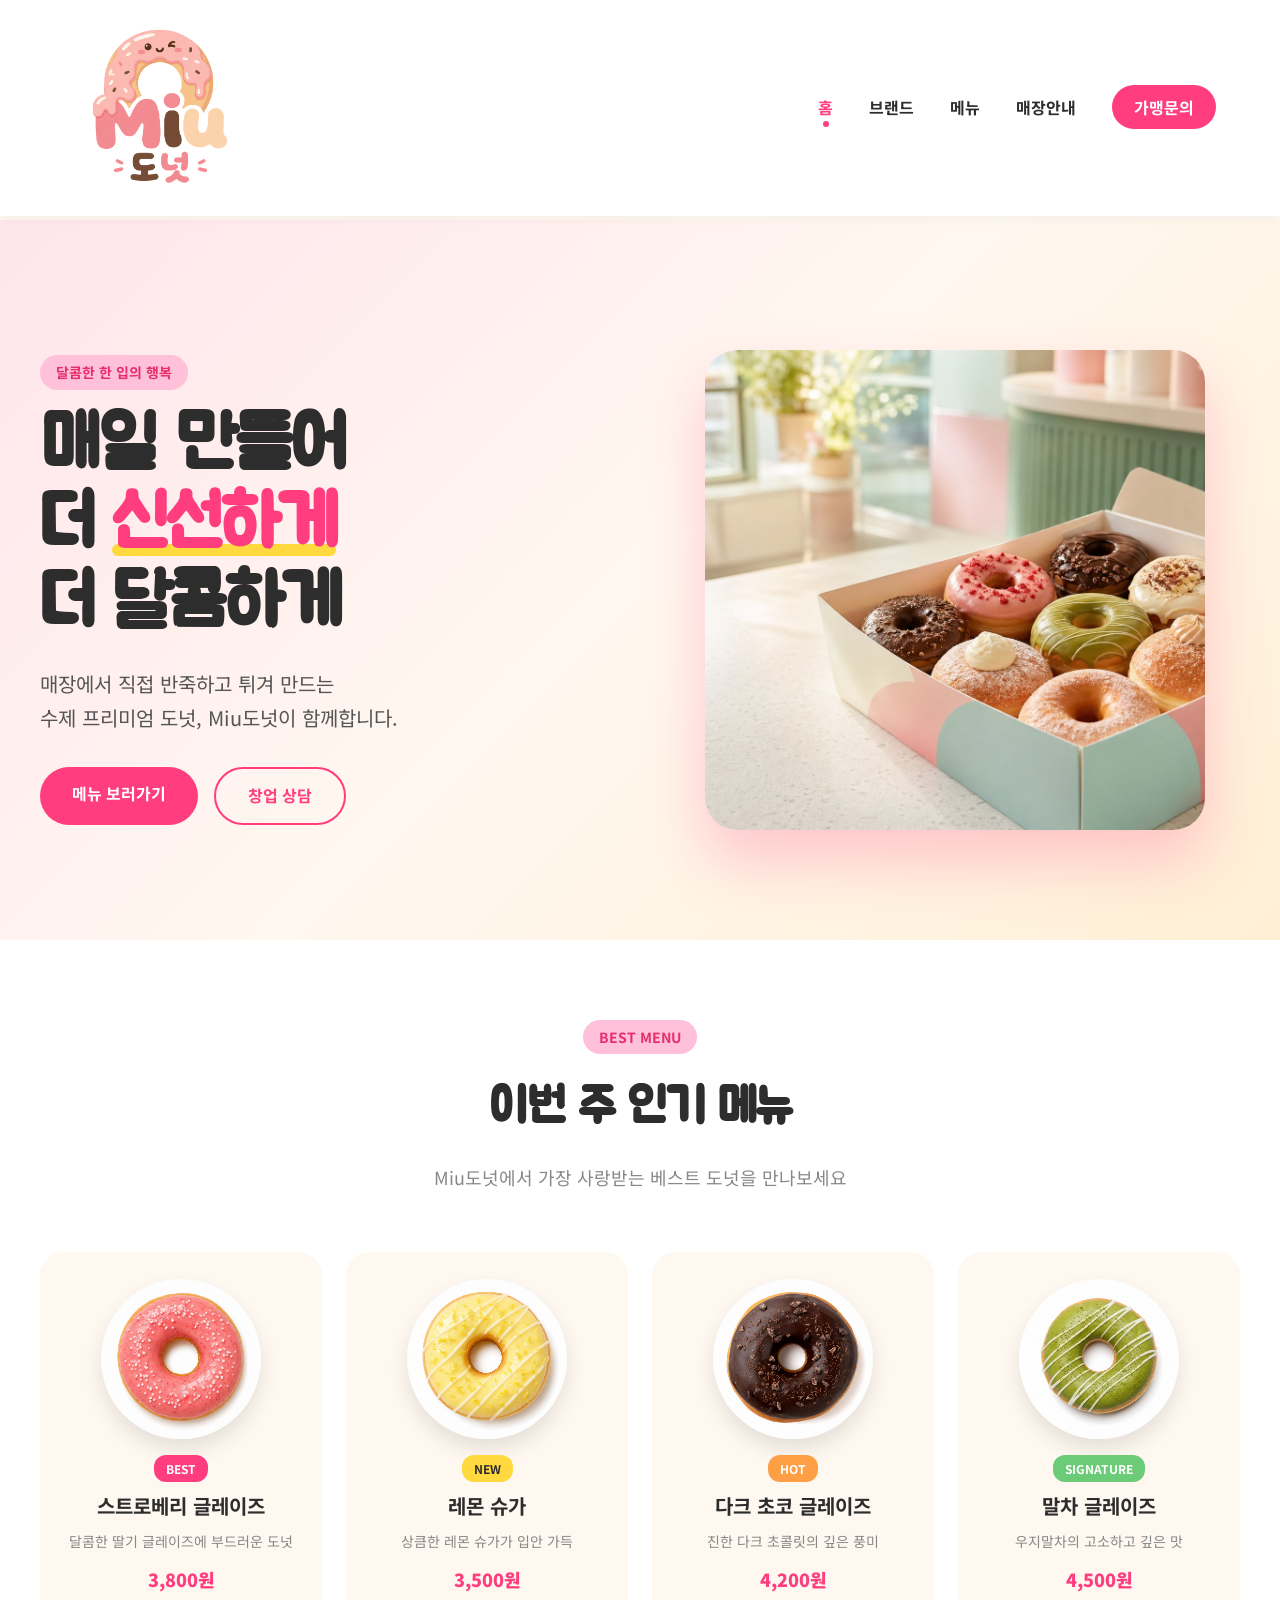
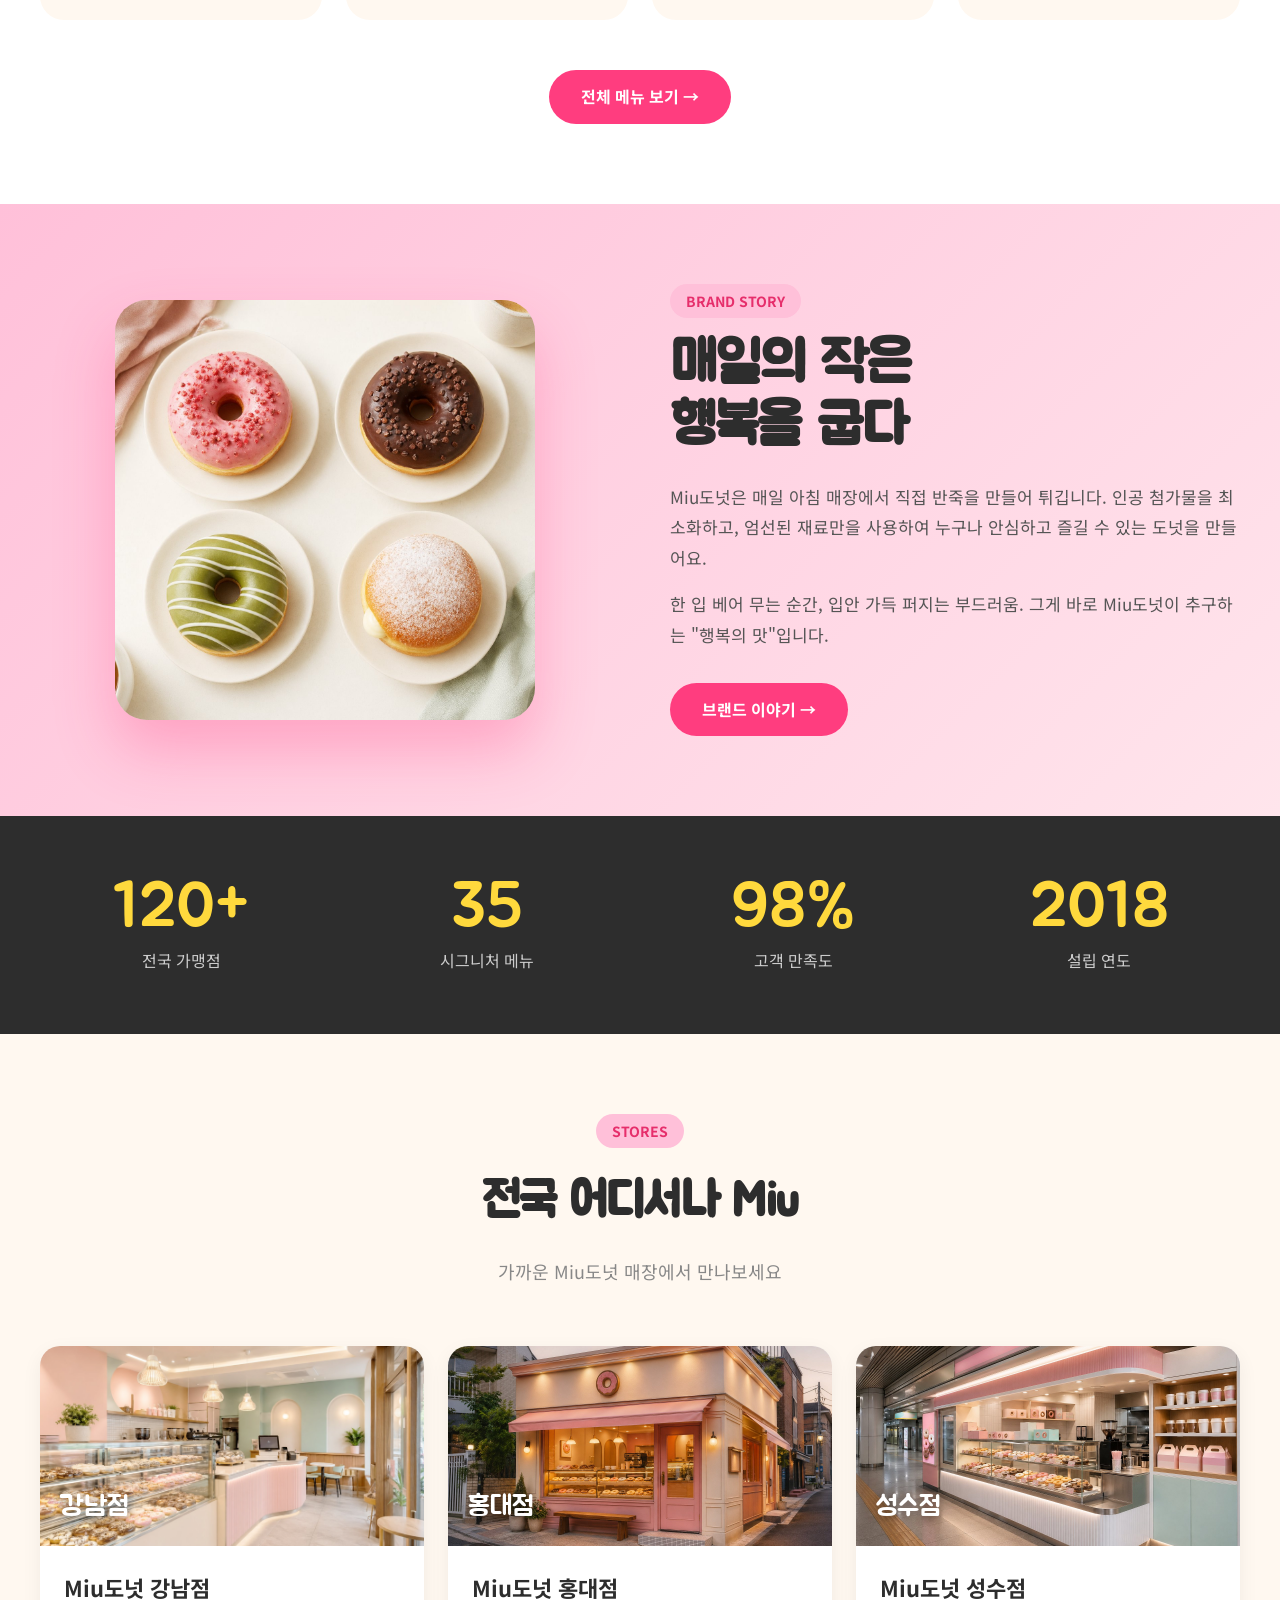
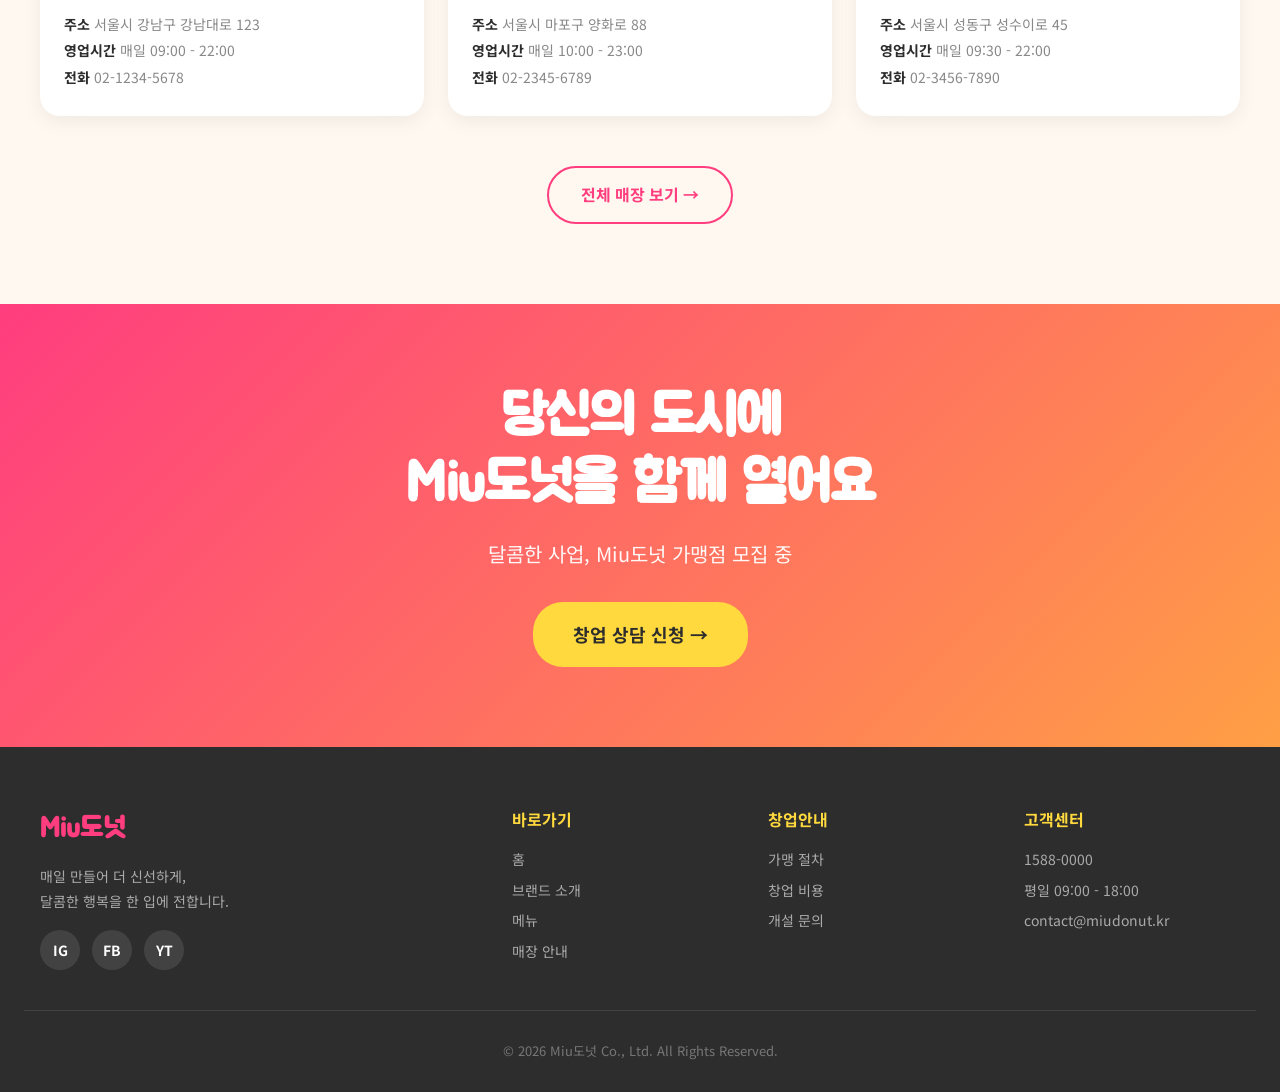
<file: index.html>
<!DOCTYPE html>
<html lang="ko">
<head>
<meta charset="UTF-8">
<meta name="viewport" content="width=device-width, initial-scale=1.0">
<title>Miu도넛 - 달콤한 행복을 한 입에</title>
<link rel="stylesheet" href="styles.css">
<style>
  /* ===== HERO ===== */
  .hero {
    background: linear-gradient(135deg, #FFE5EC 0%, #FFF8F0 50%, #FFEFD5 100%);
    padding: 120px 24px 100px;
    position: relative;
    overflow: hidden;
  }
  .hero-container {
    max-width: 1200px;
    margin: 0 auto;
    display: grid;
    grid-template-columns: 1fr 1fr;
    align-items: center;
    gap: 60px;
    position: relative;
    z-index: 2;
  }
  .hero-text h1 {
    font-family: 'Jua', sans-serif;
    font-size: 72px;
    line-height: 1.1;
    letter-spacing: -2px;
    margin-bottom: 24px;
  }
  .hero-text h1 .highlight {
    color: var(--pink);
    position: relative;
    display: inline-block;
  }
  .hero-text h1 .highlight::after {
    content: '';
    position: absolute;
    bottom: 8px;
    left: 0;
    right: 0;
    height: 12px;
    background: var(--yellow);
    z-index: -1;
    border-radius: 6px;
  }
  .hero-text p {
    font-size: 20px;
    color: #555;
    margin-bottom: 32px;
    line-height: 1.7;
  }
  .hero-buttons {
    display: flex;
    gap: 16px;
    flex-wrap: wrap;
  }
  .hero-visual {
    position: relative;
    height: 500px;
    display: flex;
    align-items: center;
    justify-content: center;
  }
  .hero-img {
    width: 100%;
    max-width: 500px;
    height: 480px;
    border-radius: 32px;
    background-image: url('images/hero-box.jpg'), linear-gradient(135deg, #FFC0D9, var(--pink));
    background-size: cover;
    background-position: center;
    box-shadow: 0 30px 60px rgba(255, 61, 127, 0.25);
    animation: float 6s ease-in-out infinite;
  }

  /* ===== BEST MENU ===== */
  .best-menu {
    background: white;
  }
  .menu-grid {
    display: grid;
    grid-template-columns: repeat(4, 1fr);
    gap: 24px;
  }
  .menu-card {
    background: var(--cream);
    border-radius: 24px;
    padding: 24px;
    text-align: center;
    transition: all 0.3s;
    cursor: pointer;
    border: 3px solid transparent;
  }
  .menu-card:hover {
    transform: translateY(-8px);
    border-color: var(--pink);
    box-shadow: var(--shadow);
  }
  .menu-card-img {
    width: 160px;
    height: 160px;
    margin: 0 auto 16px;
    border-radius: 50%;
    background-size: cover;
    background-position: center;
    box-shadow: 0 10px 20px rgba(0,0,0,0.1);
  }
  .menu-1 { background-image: url('images/donut-strawberry.jpg'), radial-gradient(circle at 30% 30%, #FFC0D9, var(--pink)); }
  .menu-2 { background-image: url('images/donut-lemon.jpg'), radial-gradient(circle at 30% 30%, #FFEC8B, var(--yellow)); }
  .menu-3 { background-image: url('images/donut-choco.jpg'), radial-gradient(circle at 30% 30%, #C2B280, #8B4513); }
  .menu-4 { background-image: url('images/donut-matcha.jpg'), radial-gradient(circle at 30% 30%, #B5EAD7, var(--mint)); }
  .menu-card h3 {
    font-size: 20px;
    margin-bottom: 8px;
    color: var(--dark);
  }
  .menu-card p {
    color: var(--gray);
    font-size: 14px;
    margin-bottom: 12px;
  }
  .menu-price {
    font-weight: 900;
    color: var(--pink);
    font-size: 18px;
  }
  .menu-badge {
    display: inline-block;
    background: var(--pink);
    color: white;
    padding: 4px 12px;
    border-radius: 12px;
    font-size: 12px;
    font-weight: 700;
    margin-bottom: 8px;
  }

  /* ===== STORY ===== */
  .story {
    background: linear-gradient(135deg, var(--pink-light) 0%, #FFE5EC 100%);
  }
  .story-grid {
    display: grid;
    grid-template-columns: 1fr 1fr;
    gap: 60px;
    align-items: center;
  }
  .story-visual {
    position: relative;
    height: 400px;
    display: flex;
    align-items: center;
    justify-content: center;
  }
  .story-img {
    width: 100%;
    max-width: 420px;
    height: 420px;
    background-image: url('images/hero-plate.jpg'), radial-gradient(circle at 30% 30%, #FFC0D9, var(--pink-dark));
    background-size: cover;
    background-position: center;
    border-radius: 32px;
    box-shadow: 0 30px 60px rgba(255, 61, 127, 0.3);
  }
  .story-text h2 {
    font-family: 'Jua', sans-serif;
    font-size: 56px;
    line-height: 1.1;
    margin-bottom: 24px;
    letter-spacing: -1px;
  }
  .story-text p {
    font-size: 17px;
    color: #555;
    line-height: 1.8;
    margin-bottom: 16px;
  }

  /* ===== STATS ===== */
  .stats {
    background: var(--dark);
    color: white;
    padding: 60px 24px;
  }
  .stats-grid {
    max-width: 1200px;
    margin: 0 auto;
    display: grid;
    grid-template-columns: repeat(4, 1fr);
    gap: 24px;
  }
  .stat-item {
    text-align: center;
  }
  .stat-num {
    font-family: 'Jua', sans-serif;
    font-size: 64px;
    color: var(--yellow);
    line-height: 1;
    margin-bottom: 8px;
  }
  .stat-label {
    font-size: 16px;
    color: #ccc;
  }

  /* ===== STORE ===== */
  .stores-preview {
    background: var(--cream);
  }
  .stores-grid {
    display: grid;
    grid-template-columns: repeat(3, 1fr);
    gap: 24px;
  }
  .store-card {
    background: white;
    border-radius: 20px;
    overflow: hidden;
    box-shadow: 0 6px 20px rgba(0,0,0,0.06);
    transition: all 0.3s;
  }
  .store-card:hover {
    transform: translateY(-6px);
    box-shadow: var(--shadow);
  }
  .store-img {
    height: 200px;
    background: linear-gradient(135deg, var(--pink) 0%, var(--orange) 100%);
    background-size: cover;
    background-position: center;
    display: flex;
    align-items: flex-end;
    padding: 16px 20px;
    color: white;
    font-family: 'Jua', sans-serif;
    font-size: 28px;
    text-shadow: 0 2px 8px rgba(0,0,0,0.4);
  }
  .store-info {
    padding: 24px;
  }
  .store-info h3 {
    font-size: 22px;
    margin-bottom: 8px;
  }
  .store-info p {
    color: var(--gray);
    font-size: 14px;
    margin-bottom: 4px;
  }
  .store-info p strong {
    color: var(--dark);
  }

  /* ===== CTA ===== */
  .cta-section {
    background: linear-gradient(135deg, var(--pink) 0%, var(--orange) 100%);
    color: white;
    text-align: center;
  }
  .cta-section h2 {
    font-family: 'Jua', sans-serif;
    font-size: 56px;
    line-height: 1.2;
    margin-bottom: 20px;
    letter-spacing: -1px;
  }
  .cta-section p {
    font-size: 20px;
    margin-bottom: 32px;
    opacity: 0.95;
  }
  .cta-section .btn-secondary {
    font-size: 18px;
    padding: 18px 40px;
  }

  @media (max-width: 768px) {
    .hero { padding: 50px 16px 60px; }
    .hero-container { grid-template-columns: 1fr; gap: 30px; }
    .hero-text h1 { font-size: 38px; }
    .hero-text p { font-size: 16px; }
    .hero-visual { height: 280px; }
    .hero-img { max-width: 320px; height: 280px; border-radius: 24px; }
    .hero-buttons { justify-content: center; }
    .hero-text { text-align: center; }
    .menu-grid { grid-template-columns: repeat(2, 1fr); gap: 12px; }
    .menu-card { padding: 16px; }
    .menu-card-img { width: 110px; height: 110px; }
    .menu-card h3 { font-size: 16px; }
    .menu-card p { font-size: 12px; }
    .story { padding: 50px 16px; }
    .story-grid { grid-template-columns: 1fr; gap: 30px; }
    .story-img { width: 100%; max-width: 320px; height: 320px; margin: 0 auto; }
    .story-text { text-align: center; }
    .story-text h2 { font-size: 32px; }
    .story-text p { font-size: 15px; }
    .stats { padding: 40px 16px; }
    .stats-grid { grid-template-columns: repeat(2, 1fr); gap: 20px; }
    .stat-num { font-size: 40px; }
    .stat-label { font-size: 13px; }
    .stores-grid { grid-template-columns: 1fr; }
    .cta-section h2 { font-size: 30px; }
    .cta-section p { font-size: 16px; }
  }
</style>
</head>
<body>

<header>
  <div class="nav-container">
    <a href="index.html" class="logo">
      <span class="logo-icon"></span>
      Miu도넛
    </a>
    <button class="menu-toggle" onclick="document.querySelector('nav ul').classList.toggle('open')">☰</button>
    <nav>
      <ul>
        <li><a href="index.html" class="active">홈</a></li>
        <li><a href="brand.html">브랜드</a></li>
        <li><a href="menu.html">메뉴</a></li>
        <li><a href="stores.html">매장안내</a></li>
        <li><a href="franchise.html" class="cta-btn">가맹문의</a></li>
      </ul>
    </nav>
  </div>
</header>

<main>

<!-- HERO -->
<section class="hero">
  <div class="hero-container">
    <div class="hero-text">
      <span class="section-tag">달콤한 한 입의 행복</span>
      <h1>매일 만들어<br>더 <span class="highlight">신선하게</span><br>더 달콤하게</h1>
      <p>매장에서 직접 반죽하고 튀겨 만드는<br>수제 프리미엄 도넛, Miu도넛이 함께합니다.</p>
      <div class="hero-buttons">
        <a href="menu.html" class="btn btn-primary">메뉴 보러가기</a>
        <a href="https://open.kakao.com/o/s1cBHAsi" class="btn btn-outline">창업 상담</a>
      </div>
    </div>
    <div class="hero-visual">
      <div class="hero-img"></div>
    </div>
  </div>
</section>

<!-- BEST MENU -->
<section class="best-menu">
  <div class="container">
    <span class="section-tag" style="display: block; text-align: center; margin: 0 auto 16px; width: fit-content;">BEST MENU</span>
    <h2 class="section-title">이번 주 인기 메뉴</h2>
    <p class="section-subtitle">Miu도넛에서 가장 사랑받는 베스트 도넛을 만나보세요</p>
    <div class="menu-grid">
      <div class="menu-card">
        <div class="menu-card-img menu-1"></div>
        <span class="menu-badge">BEST</span>
        <h3>스트로베리 글레이즈</h3>
        <p>달콤한 딸기 글레이즈에 부드러운 도넛</p>
        <div class="menu-price">3,800원</div>
      </div>
      <div class="menu-card">
        <div class="menu-card-img menu-2"></div>
        <span class="menu-badge" style="background: var(--yellow); color: var(--dark);">NEW</span>
        <h3>레몬 슈가</h3>
        <p>상큼한 레몬 슈가가 입안 가득</p>
        <div class="menu-price">3,500원</div>
      </div>
      <div class="menu-card">
        <div class="menu-card-img menu-3"></div>
        <span class="menu-badge" style="background: var(--orange);">HOT</span>
        <h3>다크 초코 글레이즈</h3>
        <p>진한 다크 초콜릿의 깊은 풍미</p>
        <div class="menu-price">4,200원</div>
      </div>
      <div class="menu-card">
        <div class="menu-card-img menu-4"></div>
        <span class="menu-badge" style="background: var(--mint);">SIGNATURE</span>
        <h3>말차 글레이즈</h3>
        <p>우지말차의 고소하고 깊은 맛</p>
        <div class="menu-price">4,500원</div>
      </div>
    </div>
    <div style="text-align: center; margin-top: 50px;">
      <a href="menu.html" class="btn btn-primary">전체 메뉴 보기 →</a>
    </div>
  </div>
</section>

<!-- STORY -->
<section class="story">
  <div class="container">
    <div class="story-grid">
      <div class="story-visual">
        <div class="story-img"></div>
      </div>
      <div class="story-text">
        <span class="section-tag">BRAND STORY</span>
        <h2>매일의 작은<br>행복을 굽다</h2>
        <p>Miu도넛은 매일 아침 매장에서 직접 반죽을 만들어 튀깁니다. 인공 첨가물을 최소화하고, 엄선된 재료만을 사용하여 누구나 안심하고 즐길 수 있는 도넛을 만들어요.</p>
        <p>한 입 베어 무는 순간, 입안 가득 퍼지는 부드러움. 그게 바로 Miu도넛이 추구하는 "행복의 맛"입니다.</p>
        <a href="brand.html" class="btn btn-primary" style="margin-top: 16px;">브랜드 이야기 →</a>
      </div>
    </div>
  </div>
</section>

<!-- STATS -->
<section class="stats">
  <div class="stats-grid">
    <div class="stat-item">
      <div class="stat-num">120+</div>
      <div class="stat-label">전국 가맹점</div>
    </div>
    <div class="stat-item">
      <div class="stat-num">35</div>
      <div class="stat-label">시그니처 메뉴</div>
    </div>
    <div class="stat-item">
      <div class="stat-num">98%</div>
      <div class="stat-label">고객 만족도</div>
    </div>
    <div class="stat-item">
      <div class="stat-num">2018</div>
      <div class="stat-label">설립 연도</div>
    </div>
  </div>
</section>

<!-- STORES -->
<section class="stores-preview">
  <div class="container">
    <span class="section-tag" style="display: block; text-align: center; margin: 0 auto 16px; width: fit-content;">STORES</span>
    <h2 class="section-title">전국 어디서나 Miu</h2>
    <p class="section-subtitle">가까운 Miu도넛 매장에서 만나보세요</p>
    <div class="stores-grid">
      <div class="store-card">
        <div class="store-img" style="background-image: url('images/store-gangnam.jpg'), linear-gradient(135deg, var(--pink), var(--orange));">강남점</div>
        <div class="store-info">
          <h3>Miu도넛 강남점</h3>
          <p><strong>주소</strong> 서울시 강남구 강남대로 123</p>
          <p><strong>영업시간</strong> 매일 09:00 - 22:00</p>
          <p><strong>전화</strong> 02-1234-5678</p>
        </div>
      </div>
      <div class="store-card">
        <div class="store-img" style="background-image: url('images/store-hongdae.jpg'), linear-gradient(135deg, var(--mint), var(--sky));">홍대점</div>
        <div class="store-info">
          <h3>Miu도넛 홍대점</h3>
          <p><strong>주소</strong> 서울시 마포구 양화로 88</p>
          <p><strong>영업시간</strong> 매일 10:00 - 23:00</p>
          <p><strong>전화</strong> 02-2345-6789</p>
        </div>
      </div>
      <div class="store-card">
        <div class="store-img" style="background-image: url('images/store-pangyo.jpg'), linear-gradient(135deg, var(--yellow), var(--orange));">성수점</div>
        <div class="store-info">
          <h3>Miu도넛 성수점</h3>
          <p><strong>주소</strong> 서울시 성동구 성수이로 45</p>
          <p><strong>영업시간</strong> 매일 09:30 - 22:00</p>
          <p><strong>전화</strong> 02-3456-7890</p>
        </div>
      </div>
    </div>
    <div style="text-align: center; margin-top: 50px;">
      <a href="stores.html" class="btn btn-outline">전체 매장 보기 →</a>
    </div>
  </div>
</section>

<!-- CTA -->
<section class="cta-section">
  <div class="container">
    <h2>당신의 도시에<br>Miu도넛을 함께 열어요</h2>
    <p>달콤한 사업, Miu도넛 가맹점 모집 중</p>
    <a href="https://open.kakao.com/o/s1cBHAsi" class="btn btn-secondary">창업 상담 신청 →</a>
  </div>
</section>

</main>

<footer>
  <div class="footer-container">
    <div class="footer-brand">
      <h3>Miu도넛</h3>
      <p>매일 만들어 더 신선하게,<br>달콤한 행복을 한 입에 전합니다.</p>
      <div class="social-icons">
        <a href="#" aria-label="Instagram">IG</a>
        <a href="#" aria-label="Facebook">FB</a>
        <a href="#" aria-label="YouTube">YT</a>
      </div>
    </div>
    <div class="footer-col">
      <h4>바로가기</h4>
      <ul>
        <li><a href="index.html">홈</a></li>
        <li><a href="brand.html">브랜드 소개</a></li>
        <li><a href="menu.html">메뉴</a></li>
        <li><a href="stores.html">매장 안내</a></li>
      </ul>
    </div>
    <div class="footer-col">
      <h4>창업안내</h4>
      <ul>
        <li><a href="franchise.html">가맹 절차</a></li>
        <li><a href="franchise.html">창업 비용</a></li>
        <li><a href="franchise.html">개설 문의</a></li>
      </ul>
    </div>
    <div class="footer-col">
      <h4>고객센터</h4>
      <ul>
        <li>1588-0000</li>
        <li>평일 09:00 - 18:00</li>
        <li>contact@miudonut.kr</li>
      </ul>
    </div>
  </div>
  <div class="footer-bottom">
    © 2026 Miu도넛 Co., Ltd. All Rights Reserved.
  </div>
</footer>

</body>
</html>
</file>
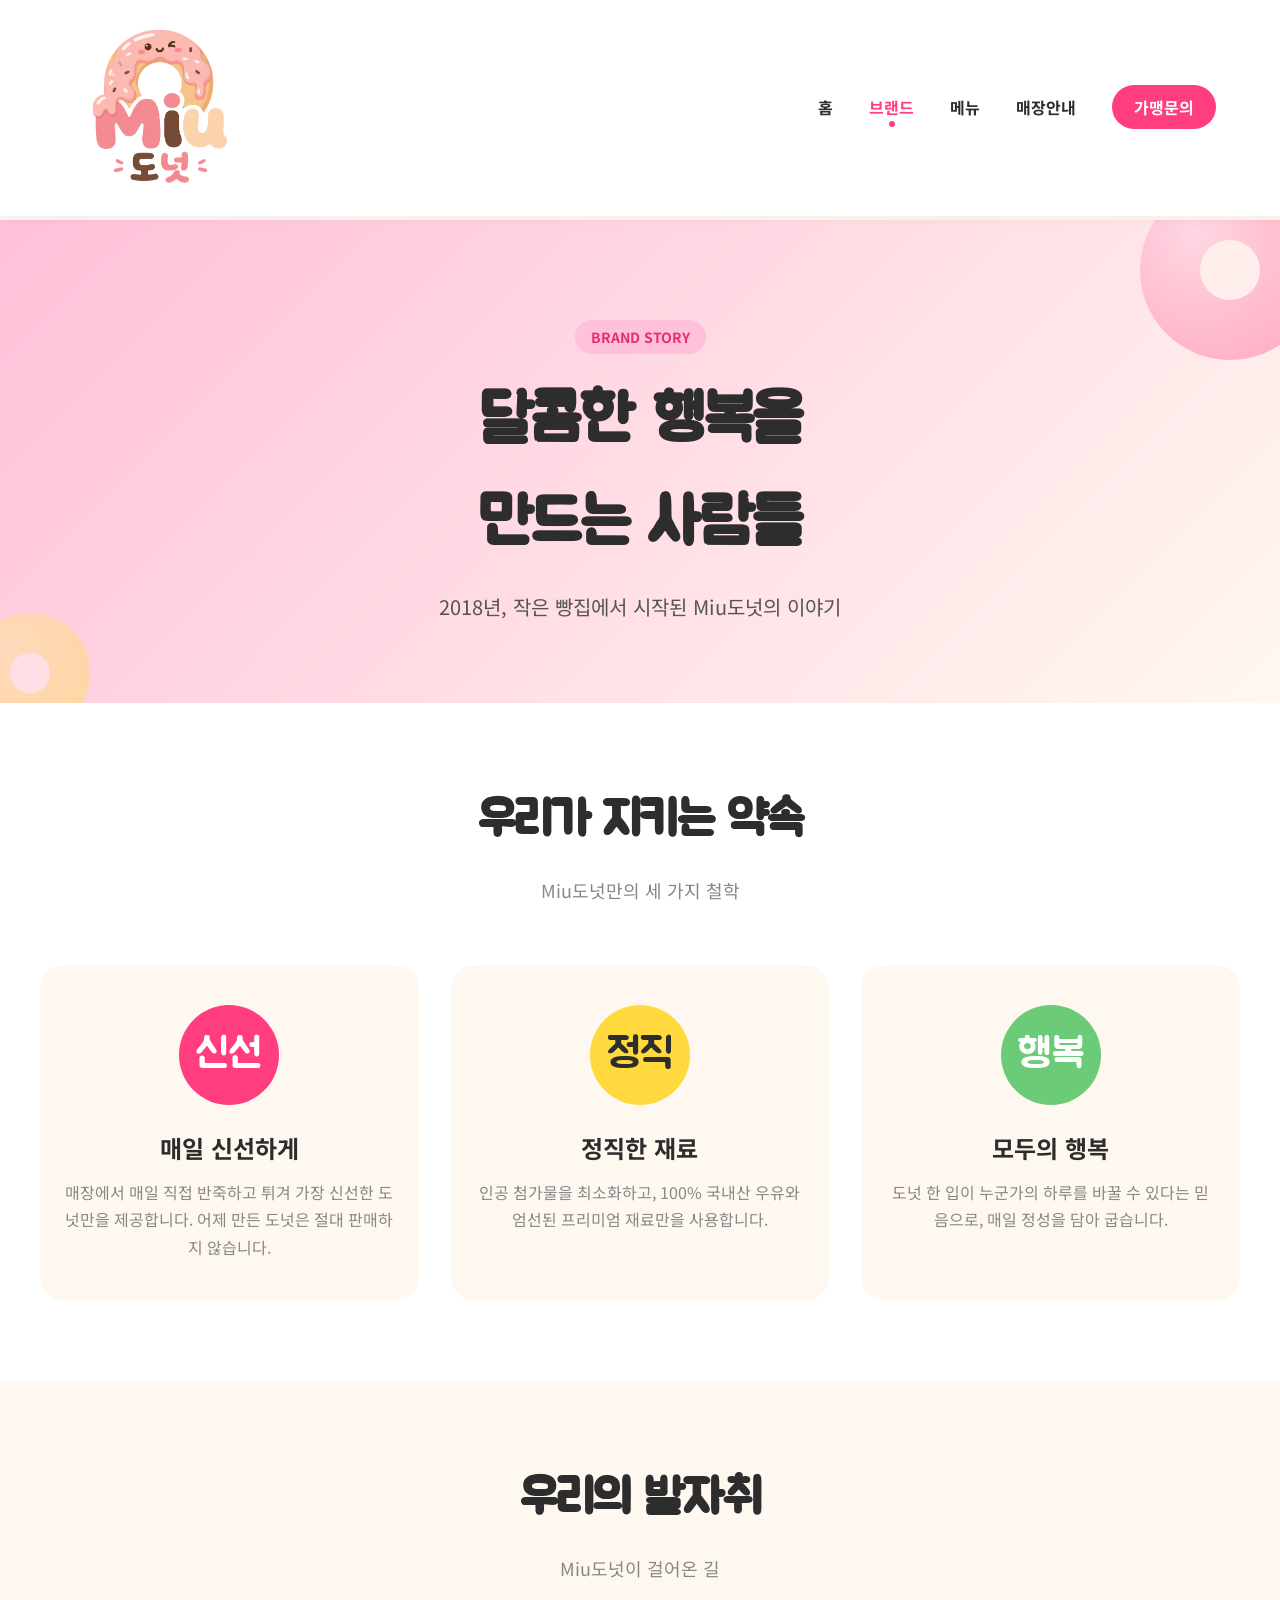
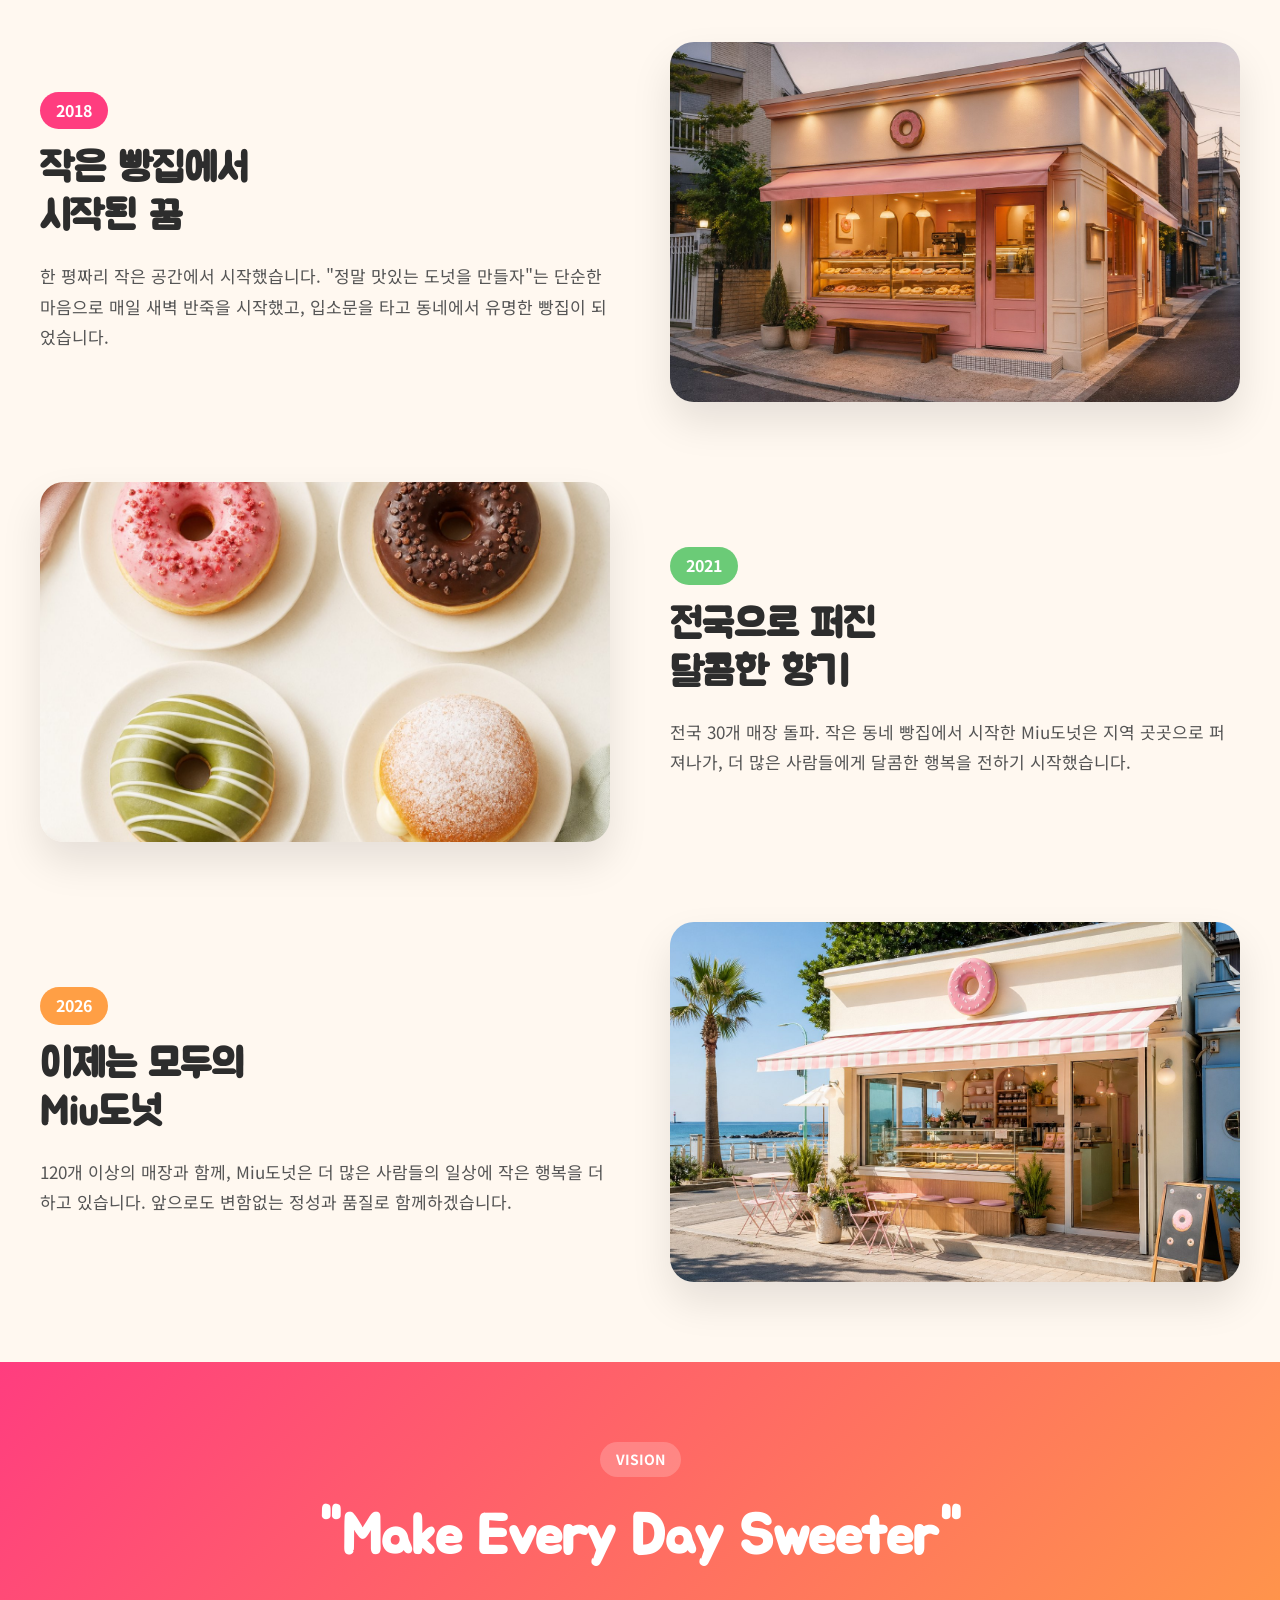
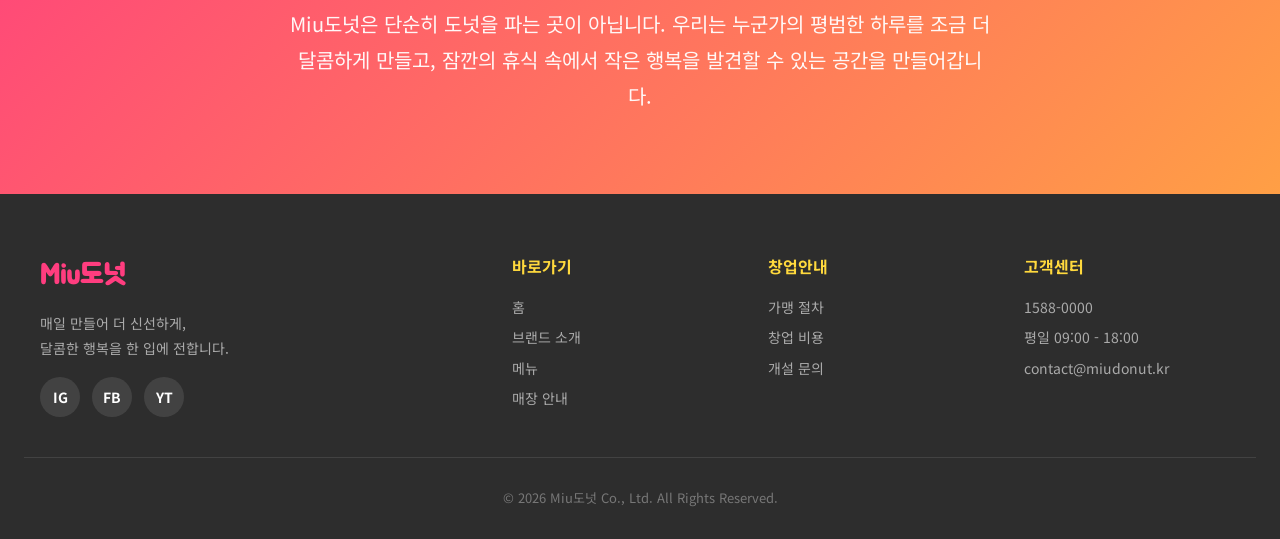
<file: brand.html>
<!DOCTYPE html>
<html lang="ko">
<head>
<meta charset="UTF-8">
<meta name="viewport" content="width=device-width, initial-scale=1.0">
<title>브랜드 소개 - Miu도넛</title>
<link rel="stylesheet" href="styles.css">
<style>
  .page-hero {
    background: linear-gradient(135deg, var(--pink-light) 0%, var(--cream) 100%);
    padding: 100px 24px 80px;
    text-align: center;
    position: relative;
    overflow: hidden;
  }
  .page-hero h1 {
    font-family: 'Jua', sans-serif;
    font-size: 64px;
    margin-bottom: 16px;
    letter-spacing: -1px;
  }
  .page-hero p {
    font-size: 20px;
    color: #555;
  }
  .deco-donut {
    position: absolute;
    border-radius: 50%;
    opacity: 0.4;
    z-index: 1;
  }
  .deco-donut::before {
    content: '';
    position: absolute;
    top: 50%; left: 50%;
    transform: translate(-50%, -50%);
    background: var(--cream);
    border-radius: 50%;
  }
  .deco-1 {
    width: 180px; height: 180px;
    background: radial-gradient(circle at 30% 30%, #FFC0D9, var(--pink));
    top: -40px; right: -40px;
  }
  .deco-1::before { width: 60px; height: 60px; }
  .deco-2 {
    width: 120px; height: 120px;
    background: radial-gradient(circle at 30% 30%, #FFEC8B, var(--yellow));
    bottom: -30px; left: -30px;
  }
  .deco-2::before { width: 40px; height: 40px; }

  /* PHILOSOPHY */
  .philosophy {
    background: white;
  }
  .philosophy-grid {
    display: grid;
    grid-template-columns: repeat(3, 1fr);
    gap: 32px;
    margin-top: 50px;
  }
  .philosophy-card {
    text-align: center;
    padding: 40px 24px;
    background: var(--cream);
    border-radius: 24px;
    transition: all 0.3s;
  }
  .philosophy-card:hover {
    transform: translateY(-8px);
    box-shadow: var(--shadow);
  }
  .philosophy-icon {
    width: 100px;
    height: 100px;
    border-radius: 50%;
    margin: 0 auto 24px;
    display: flex;
    align-items: center;
    justify-content: center;
    font-family: 'Jua', sans-serif;
    font-size: 42px;
    color: white;
  }
  .icon-1 { background: var(--pink); }
  .icon-2 { background: var(--yellow); color: var(--dark); }
  .icon-3 { background: var(--mint); }
  .philosophy-card h3 {
    font-size: 24px;
    margin-bottom: 12px;
  }
  .philosophy-card p {
    color: var(--gray);
    line-height: 1.7;
  }

  /* STORY DETAIL */
  .story-detail {
    background: var(--cream);
  }
  .story-block {
    display: grid;
    grid-template-columns: 1fr 1fr;
    gap: 60px;
    align-items: center;
    margin-bottom: 80px;
  }
  .story-block:last-child {
    margin-bottom: 0;
  }
  .story-block.reverse {
    direction: rtl;
  }
  .story-block.reverse > * {
    direction: ltr;
  }
  .story-block-text h3 {
    font-family: 'Jua', sans-serif;
    font-size: 40px;
    line-height: 1.2;
    margin-bottom: 20px;
    color: var(--dark);
  }
  .story-block-text .year {
    display: inline-block;
    background: var(--pink);
    color: white;
    padding: 6px 16px;
    border-radius: 20px;
    font-weight: 700;
    margin-bottom: 16px;
  }
  .story-block-text p {
    font-size: 17px;
    color: #555;
    line-height: 1.8;
  }
  .story-block-img {
    height: 360px;
    border-radius: 24px;
    display: flex;
    align-items: center;
    justify-content: center;
    color: white;
    font-family: 'Jua', sans-serif;
    font-size: 42px;
    box-shadow: 0 20px 40px rgba(0,0,0,0.1);
  }
  .img-1 { background-image: url('images/store-hongdae.jpg'), linear-gradient(135deg, var(--pink), var(--orange)); background-size: cover; background-position: center; color: transparent; }
  .img-2 { background-image: url('images/hero-plate.jpg'), linear-gradient(135deg, var(--mint), var(--sky)); background-size: cover; background-position: center; color: transparent; }
  .img-3 { background-image: url('images/store-haeundae.jpg'), linear-gradient(135deg, var(--yellow), var(--pink)); background-size: cover; background-position: center; color: transparent; }

  /* VISION */
  .vision {
    background: linear-gradient(135deg, var(--pink) 0%, var(--orange) 100%);
    color: white;
    text-align: center;
  }
  .vision h2 {
    font-family: 'Jua', sans-serif;
    font-size: 56px;
    margin-bottom: 24px;
    letter-spacing: -1px;
  }
  .vision p {
    font-size: 20px;
    max-width: 700px;
    margin: 0 auto;
    line-height: 1.8;
    opacity: 0.95;
  }

  @media (max-width: 768px) {
    .page-hero { padding: 50px 16px 40px; }
    .page-hero h1 { font-size: 36px; line-height: 1.2; }
    .page-hero p { font-size: 15px; }
    .philosophy { padding: 50px 16px; }
    .philosophy-grid { grid-template-columns: 1fr; gap: 16px; margin-top: 36px; }
    .philosophy-card { padding: 30px 20px; }
    .philosophy-icon { width: 80px; height: 80px; font-size: 32px; }
    .philosophy-card h3 { font-size: 20px; }
    .story-detail { padding: 50px 16px; }
    .story-block { grid-template-columns: 1fr; gap: 24px; margin-bottom: 50px; }
    .story-block.reverse { direction: ltr; }
    .story-block-text h3 { font-size: 26px; }
    .story-block-text p { font-size: 15px; }
    .story-block-img { height: 240px; font-size: 32px; }
    .vision { padding: 50px 16px; }
    .vision h2 { font-size: 30px; }
    .vision p { font-size: 16px; }
  }
</style>
</head>
<body>

<header>
  <div class="nav-container">
    <a href="index.html" class="logo">
      <span class="logo-icon"></span>
      Miu도넛
    </a>
    <button class="menu-toggle" onclick="document.querySelector('nav ul').classList.toggle('open')">☰</button>
    <nav>
      <ul>
        <li><a href="index.html">홈</a></li>
        <li><a href="brand.html" class="active">브랜드</a></li>
        <li><a href="menu.html">메뉴</a></li>
        <li><a href="stores.html">매장안내</a></li>
        <li><a href="franchise.html" class="cta-btn">가맹문의</a></li>
      </ul>
    </nav>
  </div>
</header>

<main>

<section class="page-hero">
  <div class="deco-donut deco-1"></div>
  <div class="deco-donut deco-2"></div>
  <div class="container" style="position: relative; z-index: 2;">
    <span class="section-tag">BRAND STORY</span>
    <h1>달콤한 행복을<br>만드는 사람들</h1>
    <p>2018년, 작은 빵집에서 시작된 Miu도넛의 이야기</p>
  </div>
</section>

<!-- PHILOSOPHY -->
<section class="philosophy">
  <div class="container">
    <h2 class="section-title">우리가 지키는 약속</h2>
    <p class="section-subtitle">Miu도넛만의 세 가지 철학</p>
    <div class="philosophy-grid">
      <div class="philosophy-card">
        <div class="philosophy-icon icon-1">신선</div>
        <h3>매일 신선하게</h3>
        <p>매장에서 매일 직접 반죽하고 튀겨 가장 신선한 도넛만을 제공합니다. 어제 만든 도넛은 절대 판매하지 않습니다.</p>
      </div>
      <div class="philosophy-card">
        <div class="philosophy-icon icon-2">정직</div>
        <h3>정직한 재료</h3>
        <p>인공 첨가물을 최소화하고, 100% 국내산 우유와 엄선된 프리미엄 재료만을 사용합니다.</p>
      </div>
      <div class="philosophy-card">
        <div class="philosophy-icon icon-3">행복</div>
        <h3>모두의 행복</h3>
        <p>도넛 한 입이 누군가의 하루를 바꿀 수 있다는 믿음으로, 매일 정성을 담아 굽습니다.</p>
      </div>
    </div>
  </div>
</section>

<!-- STORY DETAIL -->
<section class="story-detail">
  <div class="container">
    <h2 class="section-title">우리의 발자취</h2>
    <p class="section-subtitle">Miu도넛이 걸어온 길</p>

    <div style="margin-top: 60px;">

      <div class="story-block">
        <div class="story-block-text">
          <span class="year">2018</span>
          <h3>작은 빵집에서<br>시작된 꿈</h3>
          <p>한 평짜리 작은 공간에서 시작했습니다. "정말 맛있는 도넛을 만들자"는 단순한 마음으로 매일 새벽 반죽을 시작했고, 입소문을 타고 동네에서 유명한 빵집이 되었습니다.</p>
        </div>
        <div class="story-block-img img-1">First Store</div>
      </div>

      <div class="story-block reverse">
        <div class="story-block-text">
          <span class="year" style="background: var(--mint);">2021</span>
          <h3>전국으로 퍼진<br>달콤한 향기</h3>
          <p>전국 30개 매장 돌파. 작은 동네 빵집에서 시작한 Miu도넛은 지역 곳곳으로 퍼져나가, 더 많은 사람들에게 달콤한 행복을 전하기 시작했습니다.</p>
        </div>
        <div class="story-block-img img-2">30 Stores</div>
      </div>

      <div class="story-block">
        <div class="story-block-text">
          <span class="year" style="background: var(--orange);">2026</span>
          <h3>이제는 모두의<br>Miu도넛</h3>
          <p>120개 이상의 매장과 함께, Miu도넛은 더 많은 사람들의 일상에 작은 행복을 더하고 있습니다. 앞으로도 변함없는 정성과 품질로 함께하겠습니다.</p>
        </div>
        <div class="story-block-img img-3">120+ Stores</div>
      </div>

    </div>
  </div>
</section>

<!-- VISION -->
<section class="vision">
  <div class="container">
    <span class="section-tag" style="background: rgba(255,255,255,0.2); color: white;">VISION</span>
    <h2>"Make Every Day Sweeter"</h2>
    <p>Miu도넛은 단순히 도넛을 파는 곳이 아닙니다. 우리는 누군가의 평범한 하루를 조금 더 달콤하게 만들고, 잠깐의 휴식 속에서 작은 행복을 발견할 수 있는 공간을 만들어갑니다.</p>
  </div>
</section>

</main>

<footer>
  <div class="footer-container">
    <div class="footer-brand">
      <h3>Miu도넛</h3>
      <p>매일 만들어 더 신선하게,<br>달콤한 행복을 한 입에 전합니다.</p>
      <div class="social-icons">
        <a href="#" aria-label="Instagram">IG</a>
        <a href="#" aria-label="Facebook">FB</a>
        <a href="#" aria-label="YouTube">YT</a>
      </div>
    </div>
    <div class="footer-col">
      <h4>바로가기</h4>
      <ul>
        <li><a href="index.html">홈</a></li>
        <li><a href="brand.html">브랜드 소개</a></li>
        <li><a href="menu.html">메뉴</a></li>
        <li><a href="stores.html">매장 안내</a></li>
      </ul>
    </div>
    <div class="footer-col">
      <h4>창업안내</h4>
      <ul>
        <li><a href="franchise.html">가맹 절차</a></li>
        <li><a href="franchise.html">창업 비용</a></li>
        <li><a href="franchise.html">개설 문의</a></li>
      </ul>
    </div>
    <div class="footer-col">
      <h4>고객센터</h4>
      <ul>
        <li>1588-0000</li>
        <li>평일 09:00 - 18:00</li>
        <li>contact@miudonut.kr</li>
      </ul>
    </div>
  </div>
  <div class="footer-bottom">
    © 2026 Miu도넛 Co., Ltd. All Rights Reserved.
  </div>
</footer>

</body>
</html>
</file>
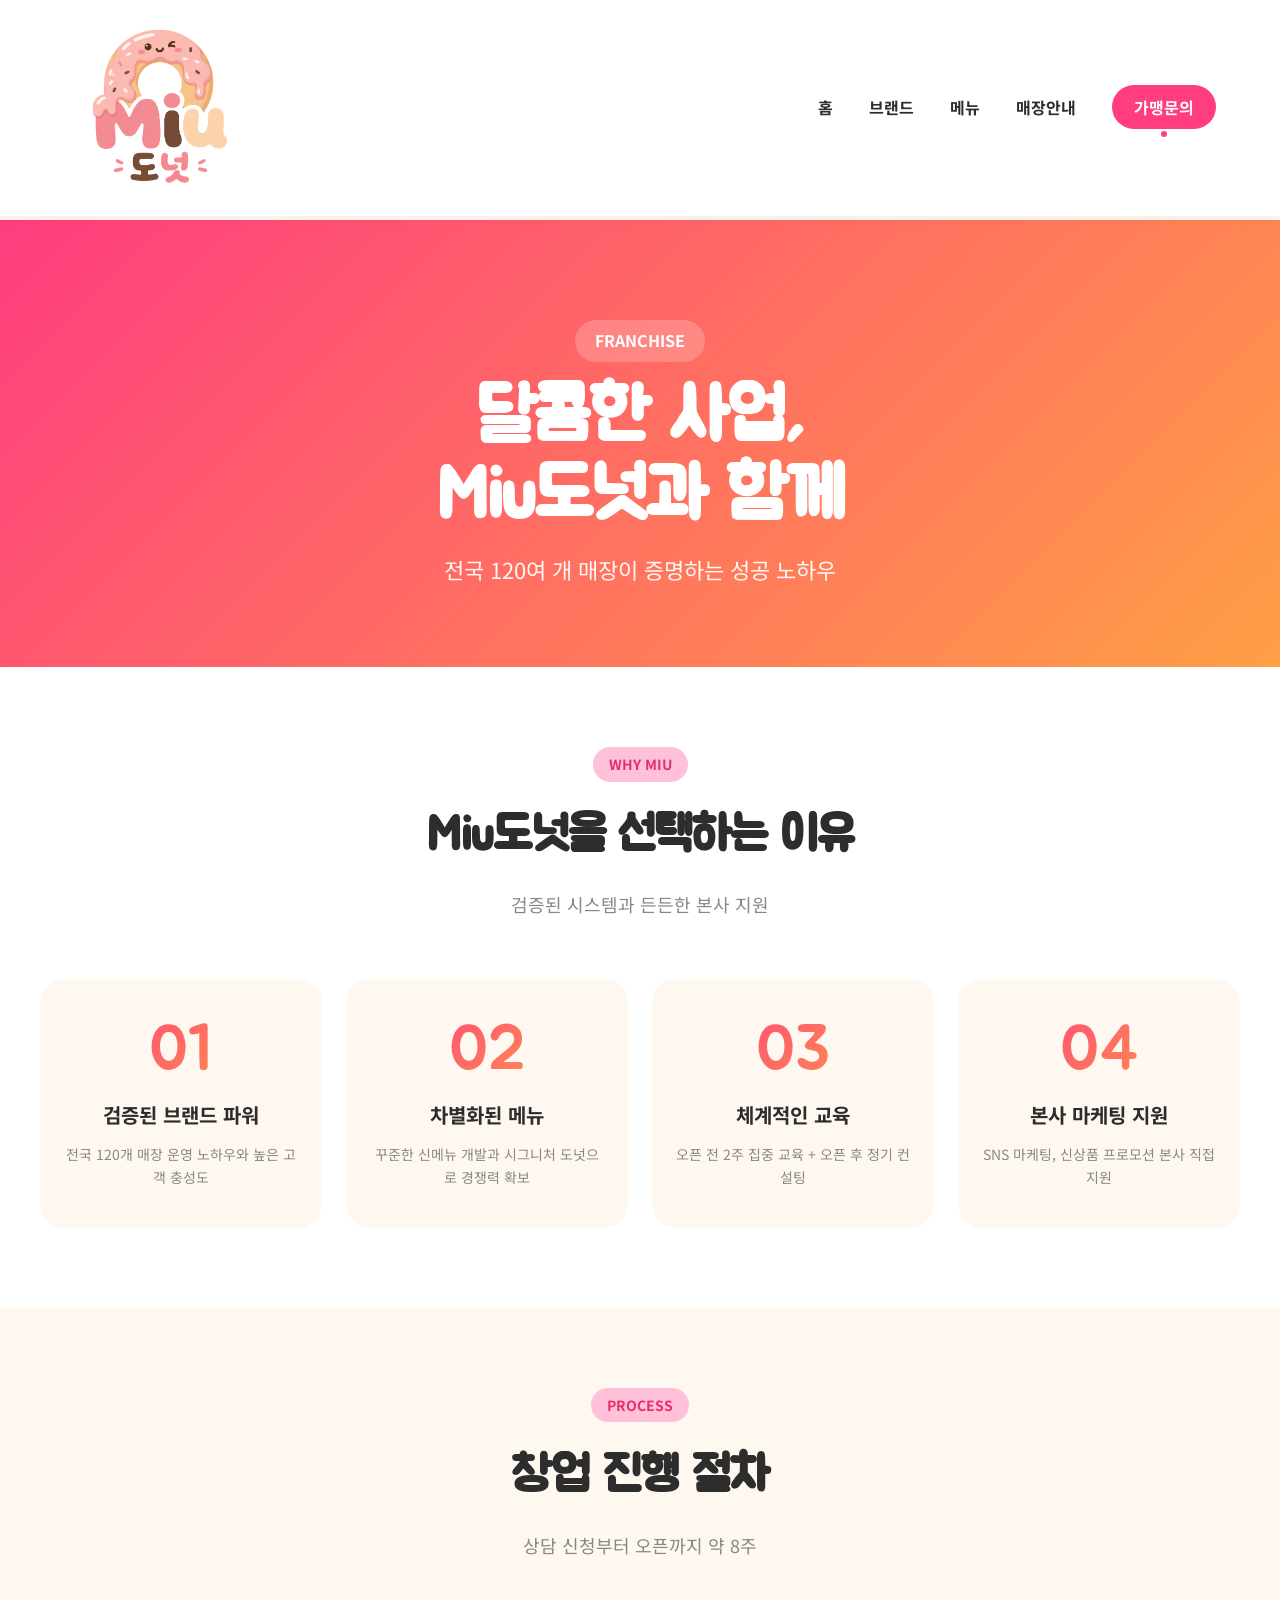
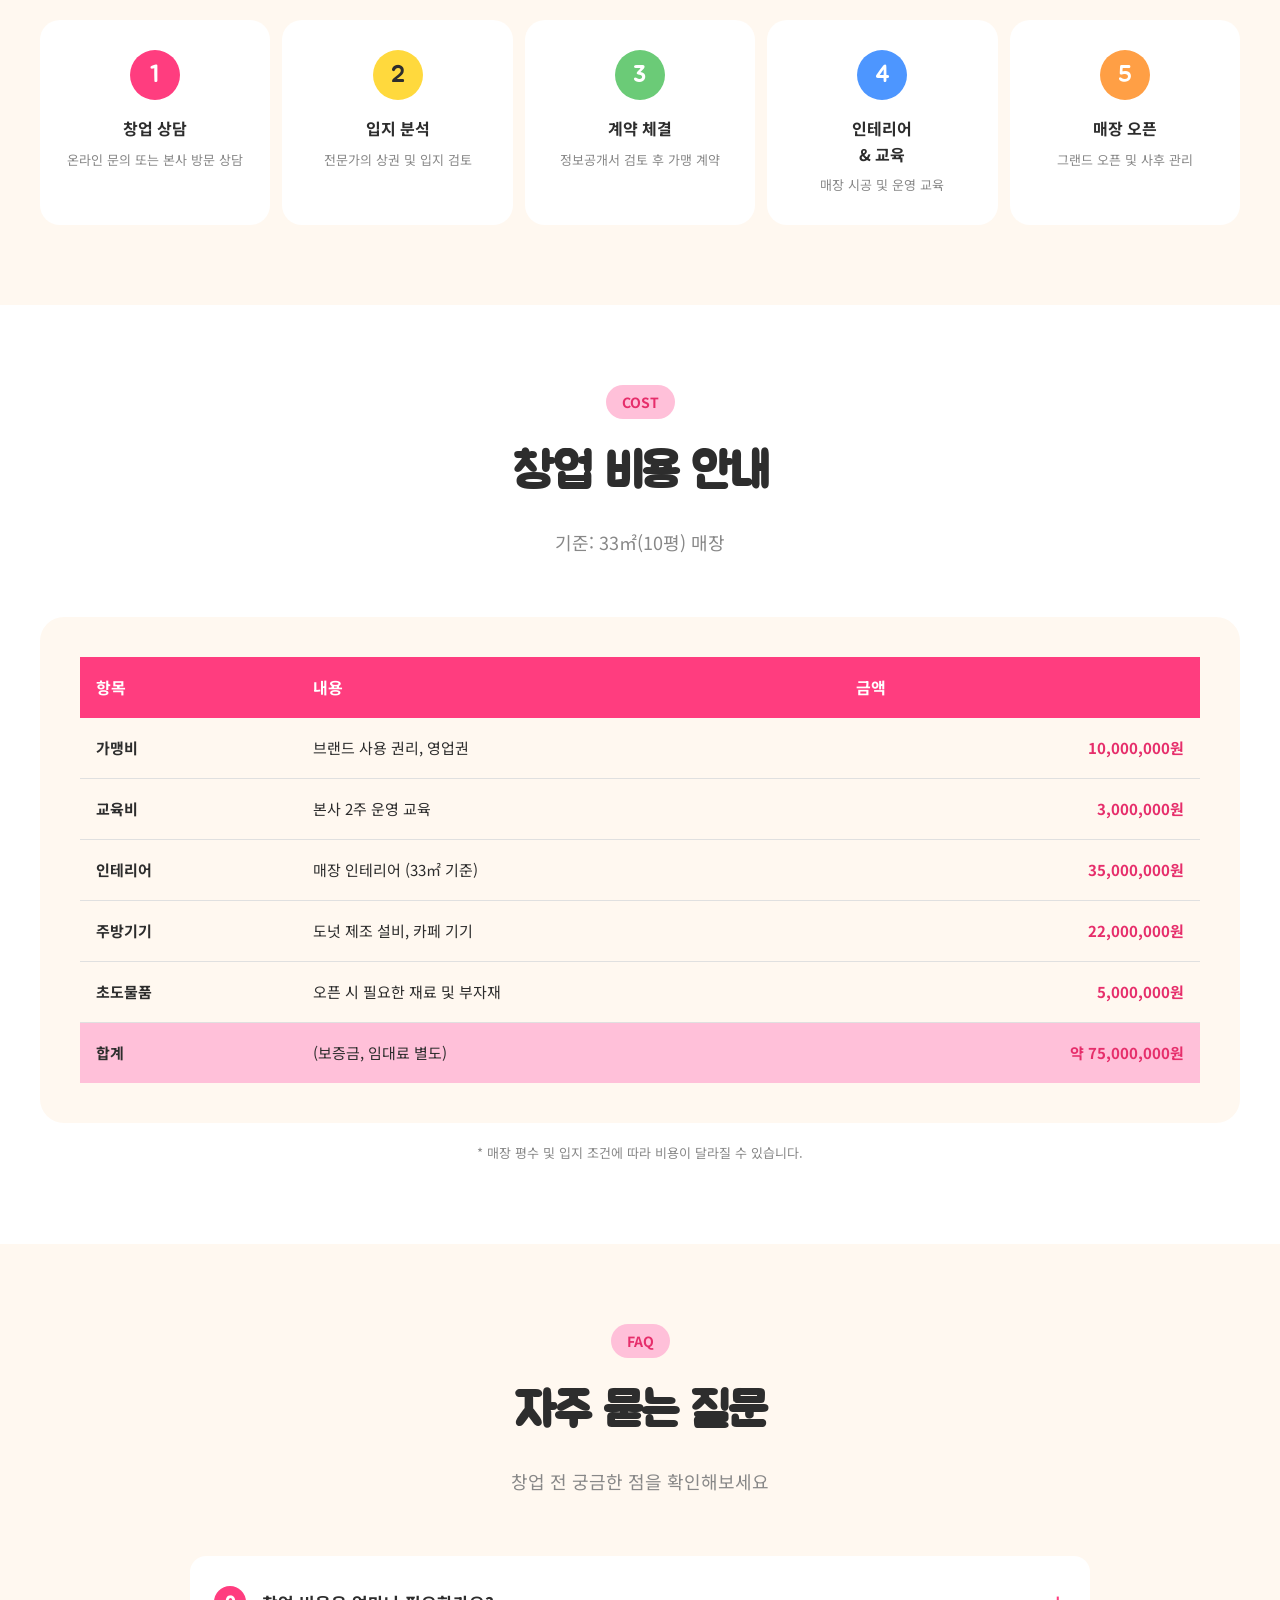
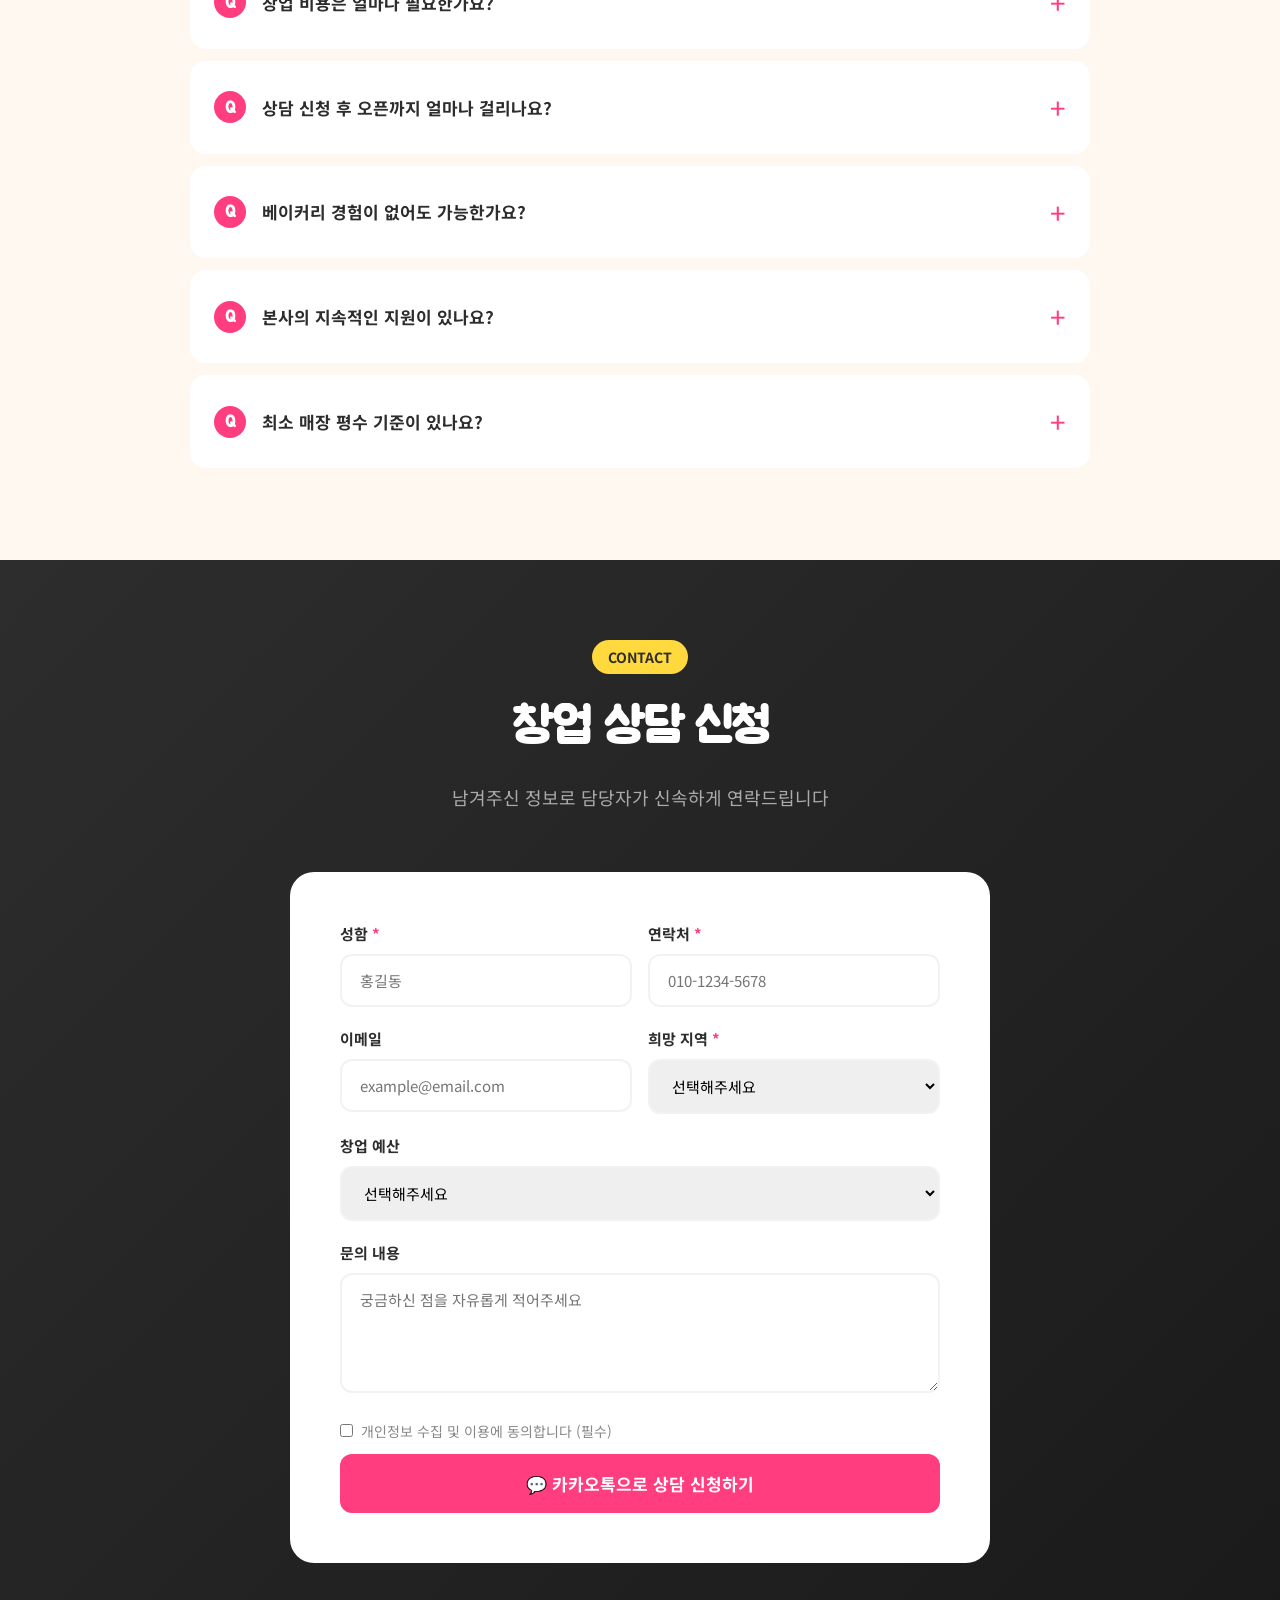
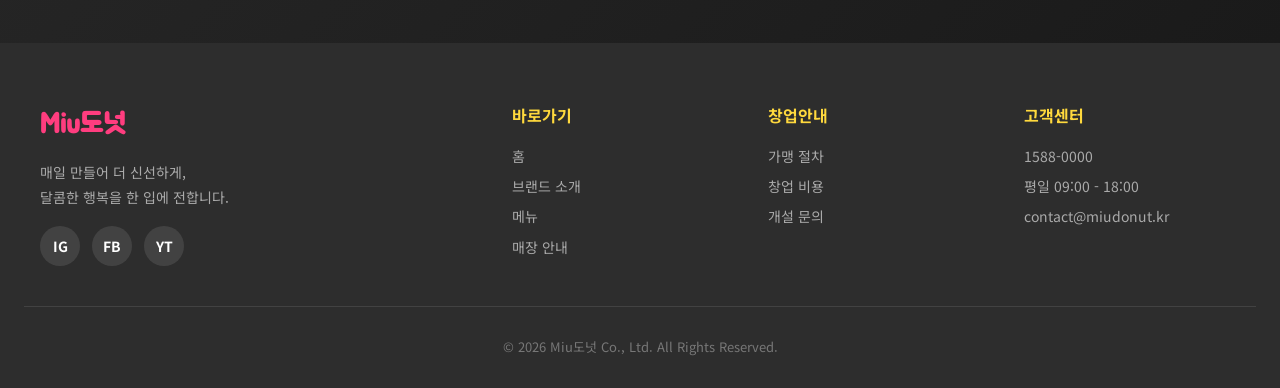
<file: franchise.html>
<!DOCTYPE html>
<html lang="ko">
<head>
<meta charset="UTF-8">
<meta name="viewport" content="width=device-width, initial-scale=1.0">
<title>가맹/창업 문의 - Miu도넛</title>
<link rel="stylesheet" href="styles.css">
<style>
  .page-hero {
    background: linear-gradient(135deg, var(--pink) 0%, var(--orange) 100%);
    color: white;
    padding: 100px 24px 80px;
    text-align: center;
    position: relative;
    overflow: hidden;
  }
  .page-hero h1 {
    font-family: 'Jua', sans-serif;
    font-size: 72px;
    margin-bottom: 16px;
    letter-spacing: -2px;
    line-height: 1.1;
  }
  .page-hero p {
    font-size: 22px;
    opacity: 0.95;
  }
  .hero-tag {
    display: inline-block;
    background: rgba(255,255,255,0.2);
    color: white;
    padding: 8px 20px;
    border-radius: 30px;
    font-weight: 700;
    margin-bottom: 16px;
  }

  /* WHY SECTION */
  .why {
    background: white;
  }
  .why-grid {
    display: grid;
    grid-template-columns: repeat(4, 1fr);
    gap: 24px;
    margin-top: 50px;
  }
  .why-card {
    text-align: center;
    padding: 40px 24px;
    background: var(--cream);
    border-radius: 24px;
    transition: all 0.3s;
  }
  .why-card:hover {
    transform: translateY(-8px);
    background: white;
    box-shadow: var(--shadow);
  }
  .why-num {
    font-family: 'Jua', sans-serif;
    font-size: 64px;
    color: var(--pink);
    line-height: 1;
    margin-bottom: 16px;
    background: linear-gradient(135deg, var(--pink), var(--orange));
    -webkit-background-clip: text;
    background-clip: text;
    -webkit-text-fill-color: transparent;
  }
  .why-card h3 {
    font-size: 20px;
    margin-bottom: 12px;
  }
  .why-card p {
    color: var(--gray);
    font-size: 14px;
    line-height: 1.6;
  }

  /* PROCESS */
  .process {
    background: var(--cream);
  }
  .process-grid {
    display: grid;
    grid-template-columns: repeat(5, 1fr);
    gap: 12px;
    margin-top: 50px;
    position: relative;
  }
  .process-step {
    background: white;
    border-radius: 20px;
    padding: 30px 16px;
    text-align: center;
    position: relative;
    transition: all 0.3s;
  }
  .process-step:hover {
    transform: translateY(-6px);
    box-shadow: var(--shadow);
  }
  .step-num {
    width: 50px;
    height: 50px;
    background: var(--pink);
    color: white;
    border-radius: 50%;
    margin: 0 auto 16px;
    display: flex;
    align-items: center;
    justify-content: center;
    font-family: 'Jua', sans-serif;
    font-size: 24px;
  }
  .process-step:nth-child(2) .step-num { background: var(--yellow); color: var(--dark); }
  .process-step:nth-child(3) .step-num { background: var(--mint); }
  .process-step:nth-child(4) .step-num { background: var(--sky); }
  .process-step:nth-child(5) .step-num { background: var(--orange); }
  .process-step h4 {
    font-size: 16px;
    margin-bottom: 8px;
  }
  .process-step p {
    color: var(--gray);
    font-size: 13px;
    line-height: 1.5;
  }

  /* COST TABLE */
  .cost {
    background: white;
  }
  .cost-table-wrap {
    margin-top: 40px;
    background: var(--cream);
    border-radius: 24px;
    padding: 40px;
    overflow-x: auto;
  }
  .cost-table {
    width: 100%;
    border-collapse: collapse;
  }
  .cost-table th, .cost-table td {
    padding: 18px 16px;
    text-align: left;
  }
  .cost-table thead {
    background: var(--pink);
    color: white;
  }
  .cost-table thead th {
    font-weight: 700;
    font-size: 16px;
  }
  .cost-table tbody tr {
    border-bottom: 1px solid #e0e0e0;
  }
  .cost-table tbody tr:last-child {
    border-bottom: none;
    background: var(--pink-light);
  }
  .cost-table tbody td {
    font-size: 15px;
  }
  .cost-table tbody td:first-child {
    font-weight: 700;
    color: var(--dark);
  }
  .cost-table tbody td:last-child {
    text-align: right;
    color: var(--pink-dark);
    font-weight: 700;
  }
  .cost-note {
    margin-top: 20px;
    color: var(--gray);
    font-size: 13px;
    text-align: center;
  }

  /* FAQ */
  .faq {
    background: var(--cream);
  }
  .faq-list {
    max-width: 900px;
    margin: 50px auto 0;
  }
  .faq-item {
    background: white;
    border-radius: 16px;
    margin-bottom: 12px;
    overflow: hidden;
    transition: all 0.3s;
  }
  .faq-q {
    padding: 24px;
    cursor: pointer;
    display: flex;
    justify-content: space-between;
    align-items: center;
    font-weight: 700;
    font-size: 17px;
  }
  .faq-q::before {
    content: 'Q';
    background: var(--pink);
    color: white;
    width: 32px;
    height: 32px;
    border-radius: 50%;
    display: flex;
    align-items: center;
    justify-content: center;
    margin-right: 16px;
    font-family: 'Jua', sans-serif;
    flex-shrink: 0;
  }
  .faq-q-text {
    flex: 1;
  }
  .faq-q::after {
    content: '+';
    font-size: 28px;
    color: var(--pink);
    font-weight: 400;
    transition: transform 0.3s;
  }
  .faq-item.open .faq-q::after {
    transform: rotate(45deg);
  }
  .faq-a {
    padding: 0 24px;
    max-height: 0;
    overflow: hidden;
    transition: all 0.3s ease;
    color: var(--gray);
    line-height: 1.7;
  }
  .faq-item.open .faq-a {
    padding: 0 24px 24px 72px;
    max-height: 200px;
  }

  /* CONTACT FORM */
  .contact {
    background: linear-gradient(135deg, var(--dark) 0%, #1a1a1a 100%);
    color: white;
  }
  .contact .section-title {
    color: white;
  }
  .contact .section-subtitle {
    color: #aaa;
  }
  .form-wrap {
    max-width: 700px;
    margin: 50px auto 0;
    background: white;
    color: var(--dark);
    padding: 50px;
    border-radius: 24px;
  }
  .form-group {
    margin-bottom: 20px;
  }
  .form-group label {
    display: block;
    font-weight: 700;
    margin-bottom: 8px;
    font-size: 15px;
  }
  .form-group label .required {
    color: var(--pink);
  }
  .form-group input,
  .form-group select,
  .form-group textarea {
    width: 100%;
    padding: 14px 18px;
    border: 2px solid var(--light-gray);
    border-radius: 12px;
    font-size: 15px;
    font-family: inherit;
    outline: none;
    transition: border-color 0.2s;
  }
  .form-group input:focus,
  .form-group select:focus,
  .form-group textarea:focus {
    border-color: var(--pink);
  }
  .form-group textarea {
    resize: vertical;
    min-height: 120px;
  }
  .form-row {
    display: grid;
    grid-template-columns: 1fr 1fr;
    gap: 16px;
  }
  .form-submit {
    width: 100%;
    padding: 16px;
    background: var(--pink);
    color: white;
    border: none;
    border-radius: 12px;
    font-size: 17px;
    font-weight: 700;
    cursor: pointer;
    transition: all 0.2s;
    margin-top: 12px;
  }
  .form-submit:hover {
    background: var(--pink-dark);
    transform: translateY(-2px);
    box-shadow: var(--shadow);
  }
  .agree {
    display: flex;
    align-items: center;
    gap: 8px;
    color: var(--gray);
    font-size: 14px;
    margin-top: 16px;
  }
  .agree input { width: auto; }

  @media (max-width: 768px) {
    .page-hero { padding: 50px 16px 40px; }
    .page-hero h1 { font-size: 38px; line-height: 1.2; }
    .page-hero p { font-size: 16px; }
    .why { padding: 50px 16px; }
    .why-grid { grid-template-columns: repeat(2, 1fr); gap: 12px; margin-top: 36px; }
    .why-card { padding: 24px 16px; }
    .why-num { font-size: 44px; }
    .why-card h3 { font-size: 16px; }
    .why-card p { font-size: 13px; }
    .process { padding: 50px 16px; }
    .process-grid { grid-template-columns: repeat(2, 1fr); gap: 10px; }
    .process-step { padding: 20px 12px; }
    .step-num { width: 40px; height: 40px; font-size: 20px; margin-bottom: 12px; }
    .process-step h4 { font-size: 14px; }
    .process-step p { font-size: 12px; }
    .cost { padding: 50px 16px; }
    .cost-table-wrap { padding: 16px; }
    .cost-table th, .cost-table td { padding: 12px 8px; font-size: 13px; }
    .faq { padding: 50px 16px; }
    .faq-q { padding: 18px; font-size: 15px; }
    .faq-q::before { width: 28px; height: 28px; font-size: 14px; margin-right: 12px; }
    .faq-item.open .faq-a { padding: 0 18px 18px 60px; max-height: 300px; font-size: 14px; }
    .contact { padding: 50px 16px; }
    .form-wrap { padding: 24px 16px; margin-top: 36px; }
    .form-row { grid-template-columns: 1fr; gap: 0; }
    .form-group input, .form-group select, .form-group textarea { padding: 12px 14px; font-size: 14px; }
    .form-submit { font-size: 15px; padding: 14px; }
    .agree { font-size: 12px; }
  }
</style>
</head>
<body>

<header>
  <div class="nav-container">
    <a href="index.html" class="logo">
      <span class="logo-icon"></span>
      Miu도넛
    </a>
    <button class="menu-toggle" onclick="document.querySelector('nav ul').classList.toggle('open')">☰</button>
    <nav>
      <ul>
        <li><a href="index.html">홈</a></li>
        <li><a href="brand.html">브랜드</a></li>
        <li><a href="menu.html">메뉴</a></li>
        <li><a href="stores.html">매장안내</a></li>
        <li><a href="franchise.html" class="cta-btn active">가맹문의</a></li>
      </ul>
    </nav>
  </div>
</header>

<main>

<section class="page-hero">
  <div class="container">
    <span class="hero-tag">FRANCHISE</span>
    <h1>달콤한 사업,<br>Miu도넛과 함께</h1>
    <p>전국 120여 개 매장이 증명하는 성공 노하우</p>
  </div>
</section>

<!-- WHY -->
<section class="why">
  <div class="container">
    <span class="section-tag" style="display: block; text-align: center; margin: 0 auto 16px; width: fit-content;">WHY MIU</span>
    <h2 class="section-title">Miu도넛을 선택하는 이유</h2>
    <p class="section-subtitle">검증된 시스템과 든든한 본사 지원</p>
    <div class="why-grid">
      <div class="why-card">
        <div class="why-num">01</div>
        <h3>검증된 브랜드 파워</h3>
        <p>전국 120개 매장 운영 노하우와 높은 고객 충성도</p>
      </div>
      <div class="why-card">
        <div class="why-num">02</div>
        <h3>차별화된 메뉴</h3>
        <p>꾸준한 신메뉴 개발과 시그니처 도넛으로 경쟁력 확보</p>
      </div>
      <div class="why-card">
        <div class="why-num">03</div>
        <h3>체계적인 교육</h3>
        <p>오픈 전 2주 집중 교육 + 오픈 후 정기 컨설팅</p>
      </div>
      <div class="why-card">
        <div class="why-num">04</div>
        <h3>본사 마케팅 지원</h3>
        <p>SNS 마케팅, 신상품 프로모션 본사 직접 지원</p>
      </div>
    </div>
  </div>
</section>

<!-- PROCESS -->
<section class="process">
  <div class="container">
    <span class="section-tag" style="display: block; text-align: center; margin: 0 auto 16px; width: fit-content;">PROCESS</span>
    <h2 class="section-title">창업 진행 절차</h2>
    <p class="section-subtitle">상담 신청부터 오픈까지 약 8주</p>
    <div class="process-grid">
      <div class="process-step">
        <div class="step-num">1</div>
        <h4>창업 상담</h4>
        <p>온라인 문의 또는 본사 방문 상담</p>
      </div>
      <div class="process-step">
        <div class="step-num">2</div>
        <h4>입지 분석</h4>
        <p>전문가의 상권 및 입지 검토</p>
      </div>
      <div class="process-step">
        <div class="step-num">3</div>
        <h4>계약 체결</h4>
        <p>정보공개서 검토 후 가맹 계약</p>
      </div>
      <div class="process-step">
        <div class="step-num">4</div>
        <h4>인테리어<br>& 교육</h4>
        <p>매장 시공 및 운영 교육</p>
      </div>
      <div class="process-step">
        <div class="step-num">5</div>
        <h4>매장 오픈</h4>
        <p>그랜드 오픈 및 사후 관리</p>
      </div>
    </div>
  </div>
</section>

<!-- COST -->
<section class="cost">
  <div class="container">
    <span class="section-tag" style="display: block; text-align: center; margin: 0 auto 16px; width: fit-content;">COST</span>
    <h2 class="section-title">창업 비용 안내</h2>
    <p class="section-subtitle">기준: 33㎡(10평) 매장</p>
    <div class="cost-table-wrap">
      <table class="cost-table">
        <thead>
          <tr>
            <th>항목</th>
            <th>내용</th>
            <th>금액</th>
          </tr>
        </thead>
        <tbody>
          <tr>
            <td>가맹비</td>
            <td>브랜드 사용 권리, 영업권</td>
            <td>10,000,000원</td>
          </tr>
          <tr>
            <td>교육비</td>
            <td>본사 2주 운영 교육</td>
            <td>3,000,000원</td>
          </tr>
          <tr>
            <td>인테리어</td>
            <td>매장 인테리어 (33㎡ 기준)</td>
            <td>35,000,000원</td>
          </tr>
          <tr>
            <td>주방기기</td>
            <td>도넛 제조 설비, 카페 기기</td>
            <td>22,000,000원</td>
          </tr>
          <tr>
            <td>초도물품</td>
            <td>오픈 시 필요한 재료 및 부자재</td>
            <td>5,000,000원</td>
          </tr>
          <tr>
            <td><strong>합계</strong></td>
            <td>(보증금, 임대료 별도)</td>
            <td><strong>약 75,000,000원</strong></td>
          </tr>
        </tbody>
      </table>
    </div>
    <p class="cost-note">* 매장 평수 및 입지 조건에 따라 비용이 달라질 수 있습니다.</p>
  </div>
</section>

<!-- FAQ -->
<section class="faq">
  <div class="container">
    <span class="section-tag" style="display: block; text-align: center; margin: 0 auto 16px; width: fit-content;">FAQ</span>
    <h2 class="section-title">자주 묻는 질문</h2>
    <p class="section-subtitle">창업 전 궁금한 점을 확인해보세요</p>
    <div class="faq-list">
      <div class="faq-item" onclick="this.classList.toggle('open')">
        <div class="faq-q"><span class="faq-q-text">창업 비용은 얼마나 필요한가요?</span></div>
        <div class="faq-a">매장 평수와 입지 조건에 따라 다르지만, 33㎡(10평) 기준 약 7,500만 원 정도가 필요합니다 (보증금/임대료 별도). 자세한 내용은 본사 상담을 통해 안내해드립니다.</div>
      </div>
      <div class="faq-item" onclick="this.classList.toggle('open')">
        <div class="faq-q"><span class="faq-q-text">상담 신청 후 오픈까지 얼마나 걸리나요?</span></div>
        <div class="faq-a">상담 신청부터 매장 오픈까지 평균 8주 정도가 소요됩니다. 입지 선정과 인테리어 일정에 따라 일부 조정될 수 있습니다.</div>
      </div>
      <div class="faq-item" onclick="this.classList.toggle('open')">
        <div class="faq-q"><span class="faq-q-text">베이커리 경험이 없어도 가능한가요?</span></div>
        <div class="faq-a">네, 가능합니다. 본사에서 2주간의 집중 교육을 통해 도넛 제조부터 매장 운영, 고객 응대까지 전반적인 노하우를 전수해드립니다.</div>
      </div>
      <div class="faq-item" onclick="this.classList.toggle('open')">
        <div class="faq-q"><span class="faq-q-text">본사의 지속적인 지원이 있나요?</span></div>
        <div class="faq-a">매장 오픈 후에도 정기 슈퍼바이저 방문, 신메뉴 교육, 마케팅 지원 등 다양한 사후 관리를 통해 점주님의 안정적인 매장 운영을 돕습니다.</div>
      </div>
      <div class="faq-item" onclick="this.classList.toggle('open')">
        <div class="faq-q"><span class="faq-q-text">최소 매장 평수 기준이 있나요?</span></div>
        <div class="faq-a">최소 23㎡(7평) 이상의 매장을 권장하며, 매장 컨셉에 따라 테이크아웃 전문점, 카페형 매장으로 다양하게 구성 가능합니다.</div>
      </div>
    </div>
  </div>
</section>

<!-- CONTACT -->
<section class="contact">
  <div class="container">
    <span class="section-tag" style="display: block; text-align: center; margin: 0 auto 16px; width: fit-content; background: var(--yellow); color: var(--dark);">CONTACT</span>
    <h2 class="section-title">창업 상담 신청</h2>
    <p class="section-subtitle">남겨주신 정보로 담당자가 신속하게 연락드립니다</p>
    <div class="form-wrap">
      <form onsubmit="event.preventDefault(); alert('상담 신청이 접수되었습니다. 빠른 시일 내에 연락드리겠습니다.'); this.reset();">
        <div class="form-row">
          <div class="form-group">
            <label>성함 <span class="required">*</span></label>
            <input type="text" required placeholder="홍길동">
          </div>
          <div class="form-group">
            <label>연락처 <span class="required">*</span></label>
            <input type="tel" required placeholder="010-1234-5678">
          </div>
        </div>
        <div class="form-row">
          <div class="form-group">
            <label>이메일</label>
            <input type="email" placeholder="example@email.com">
          </div>
          <div class="form-group">
            <label>희망 지역 <span class="required">*</span></label>
            <select required>
              <option value="">선택해주세요</option>
              <option>서울</option>
              <option>경기/인천</option>
              <option>부산/경남</option>
              <option>대구/경북</option>
              <option>대전/충청</option>
              <option>광주/전라</option>
              <option>강원/제주</option>
            </select>
          </div>
        </div>
        <div class="form-group">
          <label>창업 예산</label>
          <select>
            <option value="">선택해주세요</option>
            <option>5천만 원 미만</option>
            <option>5천만 원 ~ 1억 원</option>
            <option>1억 원 ~ 2억 원</option>
            <option>2억 원 이상</option>
          </select>
        </div>
        <div class="form-group">
          <label>문의 내용</label>
          <textarea placeholder="궁금하신 점을 자유롭게 적어주세요"></textarea>
        </div>
        <div class="agree">
          <input type="checkbox" id="agree" required>
          <label for="agree">개인정보 수집 및 이용에 동의합니다 (필수)</label>
        </div>
        <a href="https://open.kakao.com/o/s1cBHAsi" class="form-submit" style="display: block; text-align: center; text-decoration: none;">💬 카카오톡으로 상담 신청하기</a>
      </form>
    </div>
  </div>
</section>

</main>

<footer>
  <div class="footer-container">
    <div class="footer-brand">
      <h3>Miu도넛</h3>
      <p>매일 만들어 더 신선하게,<br>달콤한 행복을 한 입에 전합니다.</p>
      <div class="social-icons">
        <a href="#" aria-label="Instagram">IG</a>
        <a href="#" aria-label="Facebook">FB</a>
        <a href="#" aria-label="YouTube">YT</a>
      </div>
    </div>
    <div class="footer-col">
      <h4>바로가기</h4>
      <ul>
        <li><a href="index.html">홈</a></li>
        <li><a href="brand.html">브랜드 소개</a></li>
        <li><a href="menu.html">메뉴</a></li>
        <li><a href="stores.html">매장 안내</a></li>
      </ul>
    </div>
    <div class="footer-col">
      <h4>창업안내</h4>
      <ul>
        <li><a href="franchise.html">가맹 절차</a></li>
        <li><a href="franchise.html">창업 비용</a></li>
        <li><a href="franchise.html">개설 문의</a></li>
      </ul>
    </div>
    <div class="footer-col">
      <h4>고객센터</h4>
      <ul>
        <li>1588-0000</li>
        <li>평일 09:00 - 18:00</li>
        <li>contact@miudonut.kr</li>
      </ul>
    </div>
  </div>
  <div class="footer-bottom">
    © 2026 Miu도넛 Co., Ltd. All Rights Reserved.
  </div>
</footer>

</body>
</html>
</file>
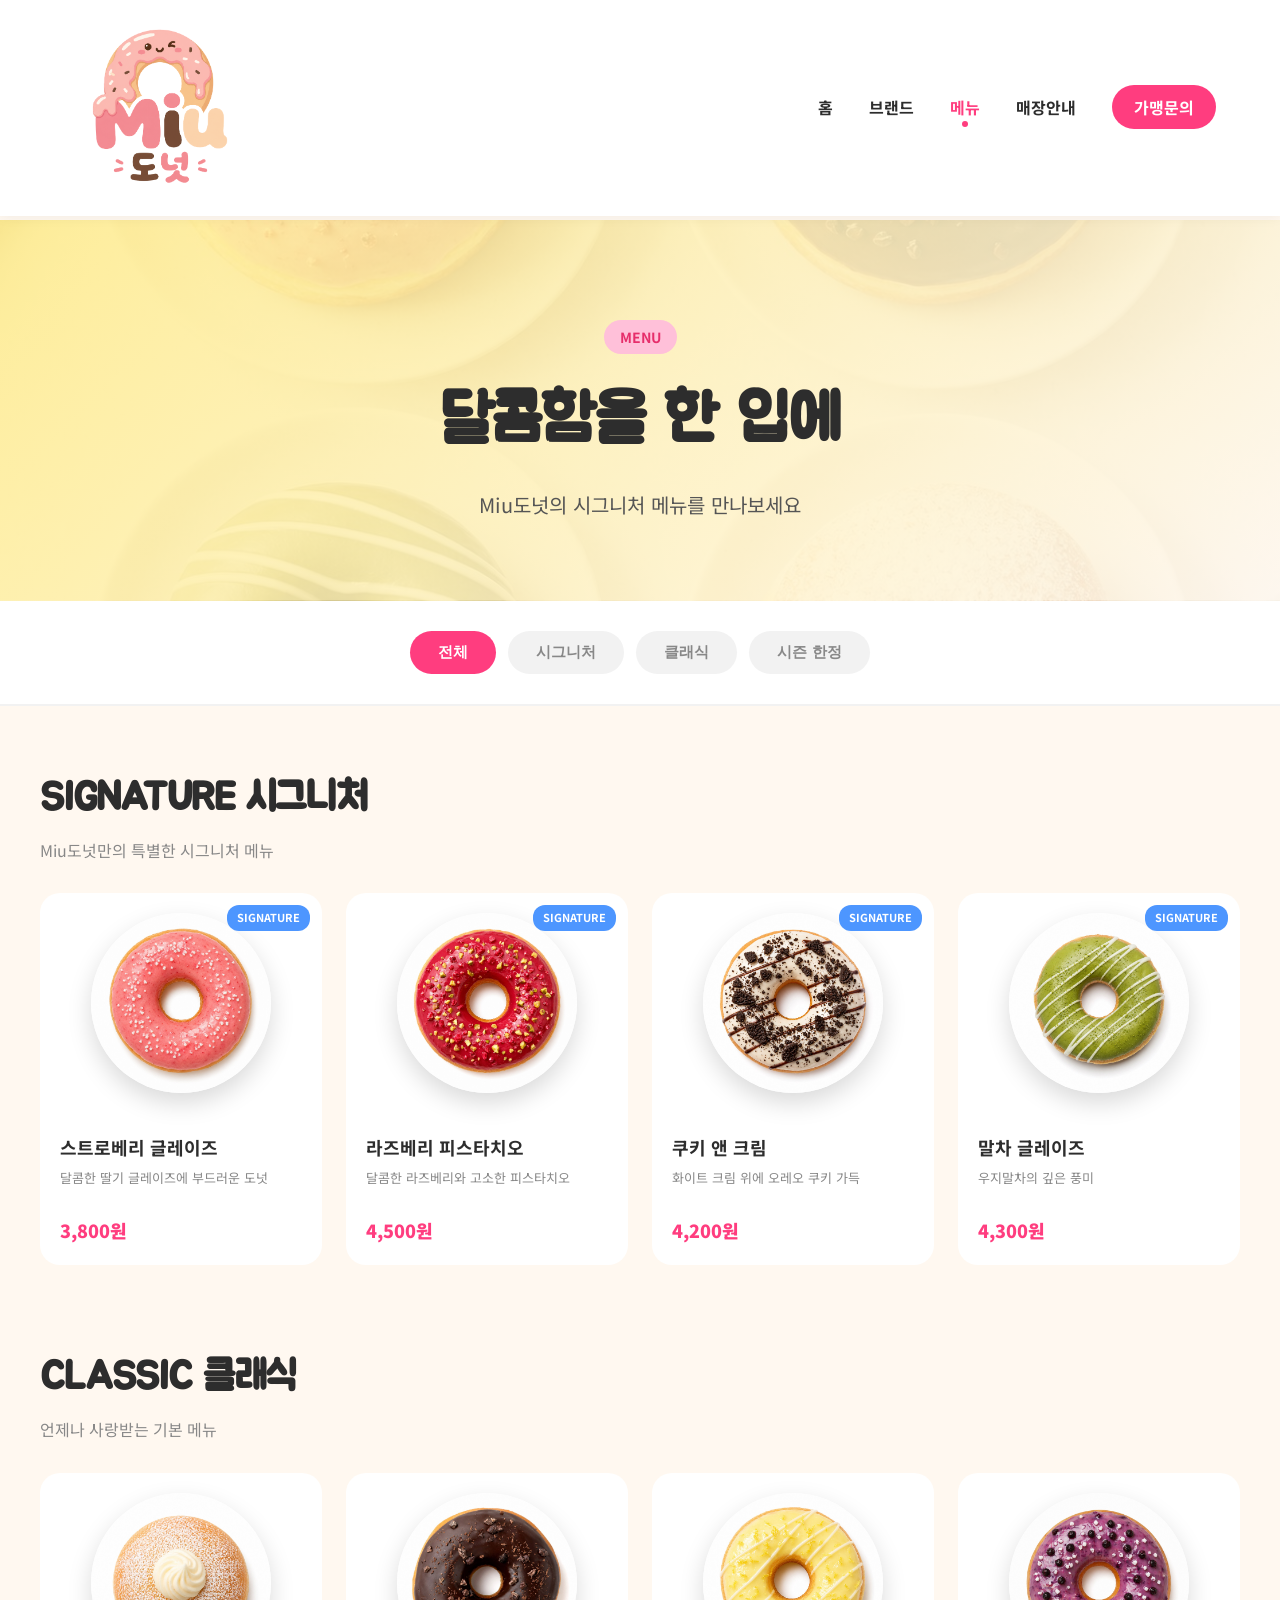
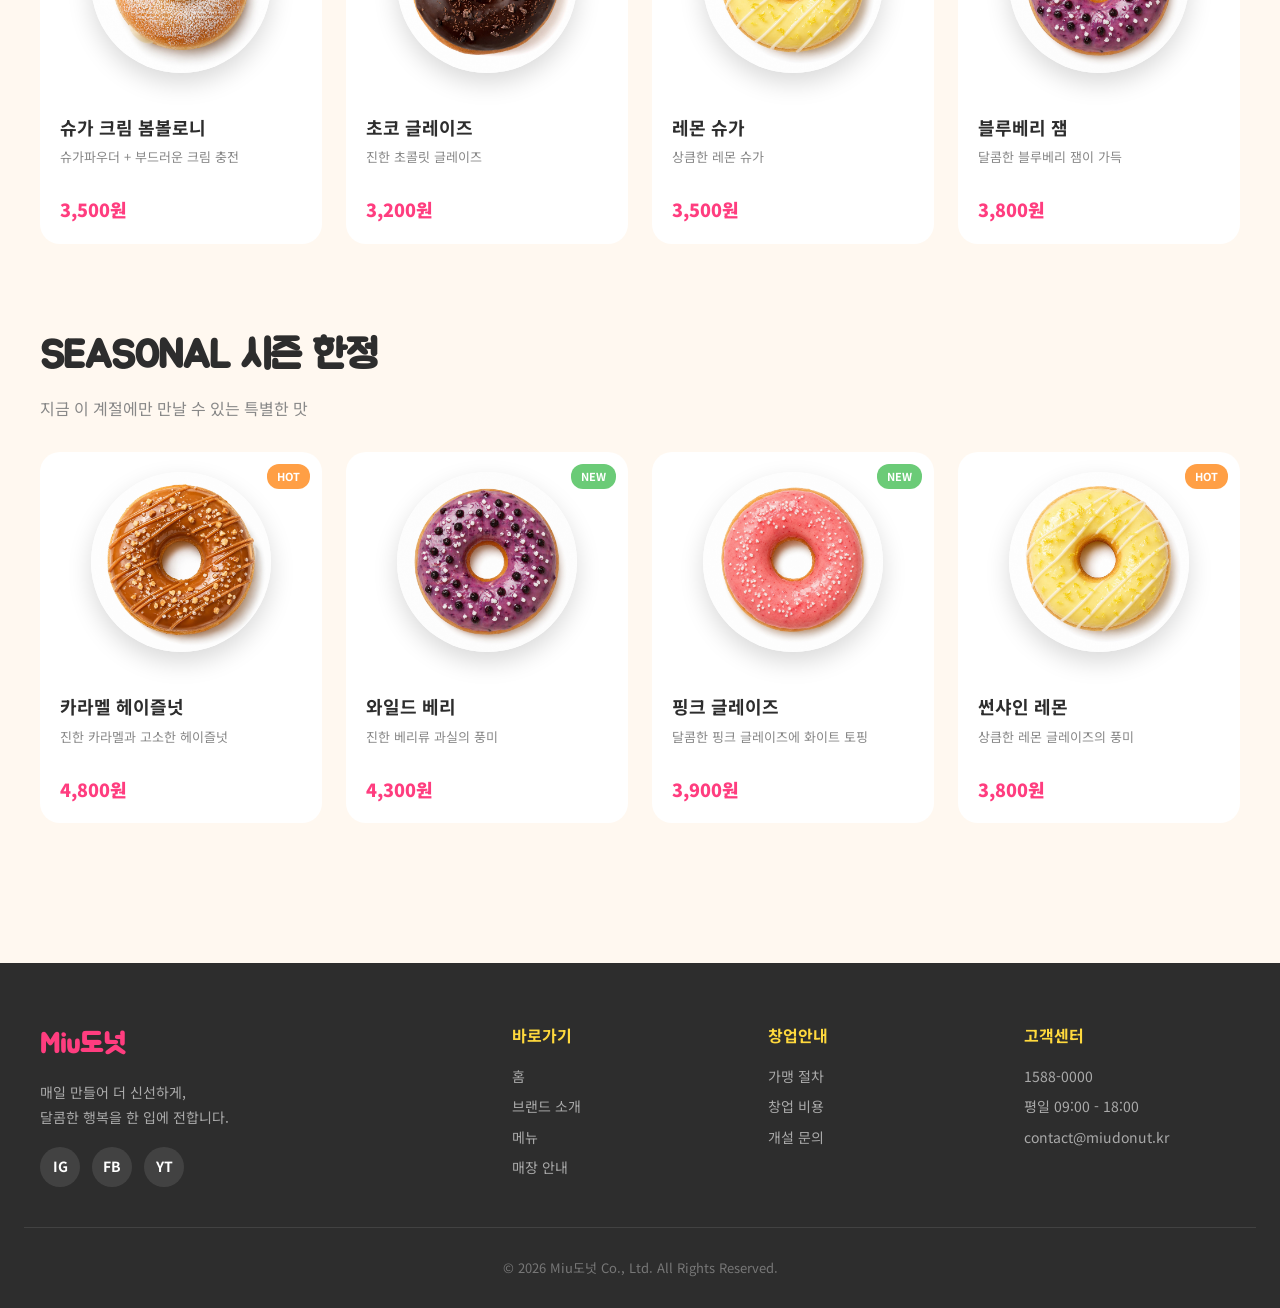
<file: menu.html>
<!DOCTYPE html>
<html lang="ko">
<head>
<meta charset="UTF-8">
<meta name="viewport" content="width=device-width, initial-scale=1.0">
<title>메뉴 - Miu도넛</title>
<link rel="stylesheet" href="styles.css">
<style>
  .page-hero {
    background:
      linear-gradient(135deg, rgba(255, 236, 139, 0.85) 0%, rgba(255, 248, 240, 0.92) 100%),
      url('images/hero-plate.jpg');
    background-size: cover;
    background-position: center;
    padding: 100px 24px 80px;
    text-align: center;
    position: relative;
  }
  .page-hero h1 {
    font-family: 'Jua', sans-serif;
    font-size: 64px;
    margin-bottom: 16px;
    letter-spacing: -1px;
  }
  .page-hero p {
    font-size: 20px;
    color: #555;
  }

  /* CATEGORY TABS */
  .category-tabs {
    background: white;
    padding: 30px 24px;
    border-bottom: 2px solid var(--light-gray);
    position: sticky;
    top: 216px;
    z-index: 50;
  }
  .tab-container {
    max-width: 1200px;
    margin: 0 auto;
    display: flex;
    gap: 12px;
    justify-content: center;
    flex-wrap: wrap;
  }
  .tab-btn {
    padding: 12px 28px;
    border-radius: 30px;
    background: var(--light-gray);
    border: none;
    font-weight: 700;
    font-size: 15px;
    color: var(--gray);
    cursor: pointer;
    transition: all 0.2s;
  }
  .tab-btn:hover {
    background: var(--pink-light);
    color: var(--pink);
  }
  .tab-btn.active {
    background: var(--pink);
    color: white;
  }

  /* MENU GRID */
  .menu-section {
    background: var(--cream);
    padding: 60px 24px;
  }
  .menu-category {
    margin-bottom: 80px;
  }
  .category-title {
    font-family: 'Jua', sans-serif;
    font-size: 40px;
    margin-bottom: 8px;
    letter-spacing: -1px;
  }
  .category-desc {
    color: var(--gray);
    font-size: 16px;
    margin-bottom: 30px;
  }
  .menu-grid {
    display: grid;
    grid-template-columns: repeat(4, 1fr);
    gap: 24px;
  }
  .menu-item {
    background: white;
    border-radius: 20px;
    overflow: hidden;
    transition: all 0.3s;
    cursor: pointer;
    position: relative;
  }
  .menu-item:hover {
    transform: translateY(-8px);
    box-shadow: var(--shadow);
  }
  .menu-img-wrap {
    height: 220px;
    display: flex;
    align-items: center;
    justify-content: center;
    position: relative;
  }
  .donut-img {
    width: 180px;
    height: 180px;
    border-radius: 50%;
    box-shadow: 0 10px 25px rgba(0,0,0,0.15);
    background-size: cover;
    background-position: center;
  }
  .menu-info {
    padding: 20px;
  }
  .menu-info h4 {
    font-size: 18px;
    margin-bottom: 6px;
  }
  .menu-info .desc {
    color: var(--gray);
    font-size: 13px;
    margin-bottom: 12px;
    height: 36px;
    overflow: hidden;
  }
  .menu-info .price {
    color: var(--pink);
    font-weight: 900;
    font-size: 18px;
  }
  .badge {
    position: absolute;
    top: 12px;
    right: 12px;
    background: var(--pink);
    color: white;
    padding: 4px 10px;
    border-radius: 12px;
    font-size: 11px;
    font-weight: 700;
    z-index: 2;
  }
  .badge.new { background: var(--mint); }
  .badge.hot { background: var(--orange); }
  .badge.signature { background: var(--sky); }

  /* Donut images with gradient fallback */
  .d-strawberry { background-image: url('images/donut-strawberry.jpg'), radial-gradient(circle at 30% 30%, #FFC0D9, var(--pink)); }
  .d-lemon { background-image: url('images/donut-lemon.jpg'), radial-gradient(circle at 30% 30%, #FFEC8B, var(--yellow)); }
  .d-choco { background-image: url('images/donut-choco.jpg'), radial-gradient(circle at 30% 30%, #C2B280, #6B4423); }
  .d-pistachio { background-image: url('images/donut-raspberry.jpg'), radial-gradient(circle at 30% 30%, #B5EAD7, var(--mint)); }
  .d-blueberry { background-image: url('images/donut-blueberry.jpg'), radial-gradient(circle at 30% 30%, #C5CAE9, var(--sky)); }
  .d-orange { background-image: url('images/donut-caramel.jpg'), radial-gradient(circle at 30% 30%, #FFD180, var(--orange)); }
  .d-vanilla { background-image: url('images/donut-cream.jpg'), radial-gradient(circle at 30% 30%, #FFF8E1, #F4E4BC); }
  .d-matcha { background-image: url('images/donut-matcha.jpg'), radial-gradient(circle at 30% 30%, #C5E1A5, #689F38); }
  .d-grape { background-image: url('images/donut-blueberry.jpg'), radial-gradient(circle at 30% 30%, #D1C4E9, #7B1FA2); }
  .d-mango { background-image: url('images/donut-lemon.jpg'), radial-gradient(circle at 30% 30%, #FFE082, #FB8C00); }
  .d-mint { background-image: url('images/donut-matcha.jpg'), radial-gradient(circle at 30% 30%, #B2DFDB, #00897B); }
  .d-redvelvet { background-image: url('images/donut-cookie.jpg'), radial-gradient(circle at 30% 30%, #FFCDD2, #B71C1C); }
  .d-cookie { background-image: url('images/donut-cookie.jpg'), radial-gradient(circle at 30% 30%, #FFF8E1, #6B4423); }
  .d-raspberry { background-image: url('images/donut-raspberry.jpg'), radial-gradient(circle at 30% 30%, #FFCDD2, #C62828); }
  .d-caramel { background-image: url('images/donut-caramel.jpg'), radial-gradient(circle at 30% 30%, #FFD180, #E65100); }
  .d-cream { background-image: url('images/donut-cream.jpg'), radial-gradient(circle at 30% 30%, #FFF8E1, #BCAAA4); }

  @media (max-width: 768px) {
    .page-hero { padding: 50px 16px 40px; }
    .page-hero h1 { font-size: 36px; }
    .page-hero p { font-size: 15px; }
    .menu-grid { grid-template-columns: repeat(2, 1fr); gap: 12px; }
    .menu-section { padding: 40px 12px; }
    .menu-category { margin-bottom: 50px; }
    .category-title { font-size: 26px; }
    .category-desc { font-size: 14px; }
    .category-tabs { top: 76px; padding: 16px 8px; }
    .tab-btn { padding: 8px 14px; font-size: 13px; }
    .menu-img-wrap { height: 160px; }
    .donut-img { width: 130px; height: 130px; }
    .menu-info h4 { font-size: 15px; }
    .menu-info .desc { font-size: 12px; height: 32px; }
    .menu-info .price { font-size: 16px; }
    .badge { font-size: 10px; padding: 3px 8px; }
  }
</style>
</head>
<body>

<header>
  <div class="nav-container">
    <a href="index.html" class="logo">
      <span class="logo-icon"></span>
      Miu도넛
    </a>
    <button class="menu-toggle" onclick="document.querySelector('nav ul').classList.toggle('open')">☰</button>
    <nav>
      <ul>
        <li><a href="index.html">홈</a></li>
        <li><a href="brand.html">브랜드</a></li>
        <li><a href="menu.html" class="active">메뉴</a></li>
        <li><a href="stores.html">매장안내</a></li>
        <li><a href="franchise.html" class="cta-btn">가맹문의</a></li>
      </ul>
    </nav>
  </div>
</header>

<main>

<section class="page-hero">
  <div class="container">
    <span class="section-tag">MENU</span>
    <h1>달콤함을 한 입에</h1>
    <p>Miu도넛의 시그니처 메뉴를 만나보세요</p>
  </div>
</section>

<div class="category-tabs">
  <div class="tab-container">
    <button class="tab-btn active" onclick="filterMenu('all', this)">전체</button>
    <button class="tab-btn" onclick="filterMenu('signature', this)">시그니처</button>
    <button class="tab-btn" onclick="filterMenu('classic', this)">클래식</button>
    <button class="tab-btn" onclick="filterMenu('seasonal', this)">시즌 한정</button>
  </div>
</div>

<section class="menu-section">
  <div class="container">

    <!-- SIGNATURE -->
    <div class="menu-category" data-category="signature">
      <h2 class="category-title">SIGNATURE 시그니처</h2>
      <p class="category-desc">Miu도넛만의 특별한 시그니처 메뉴</p>
      <div class="menu-grid">
        <div class="menu-item">
          <span class="badge signature">SIGNATURE</span>
          <div class="menu-img-wrap"><div class="donut-img d-strawberry"></div></div>
          <div class="menu-info">
            <h4>스트로베리 글레이즈</h4>
            <p class="desc">달콤한 딸기 글레이즈에 부드러운 도넛</p>
            <div class="price">3,800원</div>
          </div>
        </div>
        <div class="menu-item">
          <span class="badge signature">SIGNATURE</span>
          <div class="menu-img-wrap"><div class="donut-img d-raspberry"></div></div>
          <div class="menu-info">
            <h4>라즈베리 피스타치오</h4>
            <p class="desc">달콤한 라즈베리와 고소한 피스타치오</p>
            <div class="price">4,500원</div>
          </div>
        </div>
        <div class="menu-item">
          <span class="badge signature">SIGNATURE</span>
          <div class="menu-img-wrap"><div class="donut-img d-cookie"></div></div>
          <div class="menu-info">
            <h4>쿠키 앤 크림</h4>
            <p class="desc">화이트 크림 위에 오레오 쿠키 가득</p>
            <div class="price">4,200원</div>
          </div>
        </div>
        <div class="menu-item">
          <span class="badge signature">SIGNATURE</span>
          <div class="menu-img-wrap"><div class="donut-img d-matcha"></div></div>
          <div class="menu-info">
            <h4>말차 글레이즈</h4>
            <p class="desc">우지말차의 깊은 풍미</p>
            <div class="price">4,300원</div>
          </div>
        </div>
      </div>
    </div>

    <!-- CLASSIC -->
    <div class="menu-category" data-category="classic">
      <h2 class="category-title">CLASSIC 클래식</h2>
      <p class="category-desc">언제나 사랑받는 기본 메뉴</p>
      <div class="menu-grid">
        <div class="menu-item">
          <div class="menu-img-wrap"><div class="donut-img d-cream"></div></div>
          <div class="menu-info">
            <h4>슈가 크림 봄볼로니</h4>
            <p class="desc">슈가파우더 + 부드러운 크림 충전</p>
            <div class="price">3,500원</div>
          </div>
        </div>
        <div class="menu-item">
          <div class="menu-img-wrap"><div class="donut-img d-choco"></div></div>
          <div class="menu-info">
            <h4>초코 글레이즈</h4>
            <p class="desc">진한 초콜릿 글레이즈</p>
            <div class="price">3,200원</div>
          </div>
        </div>
        <div class="menu-item">
          <div class="menu-img-wrap"><div class="donut-img d-lemon"></div></div>
          <div class="menu-info">
            <h4>레몬 슈가</h4>
            <p class="desc">상큼한 레몬 슈가</p>
            <div class="price">3,500원</div>
          </div>
        </div>
        <div class="menu-item">
          <div class="menu-img-wrap"><div class="donut-img d-blueberry"></div></div>
          <div class="menu-info">
            <h4>블루베리 잼</h4>
            <p class="desc">달콤한 블루베리 잼이 가득</p>
            <div class="price">3,800원</div>
          </div>
        </div>
      </div>
    </div>

    <!-- SEASONAL -->
    <div class="menu-category" data-category="seasonal">
      <h2 class="category-title">SEASONAL 시즌 한정</h2>
      <p class="category-desc">지금 이 계절에만 만날 수 있는 특별한 맛</p>
      <div class="menu-grid">
        <div class="menu-item">
          <span class="badge hot">HOT</span>
          <div class="menu-img-wrap"><div class="donut-img d-caramel"></div></div>
          <div class="menu-info">
            <h4>카라멜 헤이즐넛</h4>
            <p class="desc">진한 카라멜과 고소한 헤이즐넛</p>
            <div class="price">4,800원</div>
          </div>
        </div>
        <div class="menu-item">
          <span class="badge new">NEW</span>
          <div class="menu-img-wrap"><div class="donut-img d-blueberry"></div></div>
          <div class="menu-info">
            <h4>와일드 베리</h4>
            <p class="desc">진한 베리류 과실의 풍미</p>
            <div class="price">4,300원</div>
          </div>
        </div>
        <div class="menu-item">
          <span class="badge new">NEW</span>
          <div class="menu-img-wrap"><div class="donut-img d-strawberry"></div></div>
          <div class="menu-info">
            <h4>핑크 글레이즈</h4>
            <p class="desc">달콤한 핑크 글레이즈에 화이트 토핑</p>
            <div class="price">3,900원</div>
          </div>
        </div>
        <div class="menu-item">
          <span class="badge hot">HOT</span>
          <div class="menu-img-wrap"><div class="donut-img d-lemon"></div></div>
          <div class="menu-info">
            <h4>썬샤인 레몬</h4>
            <p class="desc">상큼한 레몬 글레이즈의 풍미</p>
            <div class="price">3,800원</div>
          </div>
        </div>
      </div>
    </div>

  </div>
</section>

</main>

<footer>
  <div class="footer-container">
    <div class="footer-brand">
      <h3>Miu도넛</h3>
      <p>매일 만들어 더 신선하게,<br>달콤한 행복을 한 입에 전합니다.</p>
      <div class="social-icons">
        <a href="#" aria-label="Instagram">IG</a>
        <a href="#" aria-label="Facebook">FB</a>
        <a href="#" aria-label="YouTube">YT</a>
      </div>
    </div>
    <div class="footer-col">
      <h4>바로가기</h4>
      <ul>
        <li><a href="index.html">홈</a></li>
        <li><a href="brand.html">브랜드 소개</a></li>
        <li><a href="menu.html">메뉴</a></li>
        <li><a href="stores.html">매장 안내</a></li>
      </ul>
    </div>
    <div class="footer-col">
      <h4>창업안내</h4>
      <ul>
        <li><a href="franchise.html">가맹 절차</a></li>
        <li><a href="franchise.html">창업 비용</a></li>
        <li><a href="franchise.html">개설 문의</a></li>
      </ul>
    </div>
    <div class="footer-col">
      <h4>고객센터</h4>
      <ul>
        <li>1588-0000</li>
        <li>평일 09:00 - 18:00</li>
        <li>contact@miudonut.kr</li>
      </ul>
    </div>
  </div>
  <div class="footer-bottom">
    © 2026 Miu도넛 Co., Ltd. All Rights Reserved.
  </div>
</footer>

<script>
function filterMenu(category, btn) {
  document.querySelectorAll('.tab-btn').forEach(b => b.classList.remove('active'));
  btn.classList.add('active');
  document.querySelectorAll('.menu-category').forEach(c => {
    if (category === 'all' || c.dataset.category === category) {
      c.style.display = 'block';
    } else {
      c.style.display = 'none';
    }
  });
}
</script>

</body>
</html>
</file>
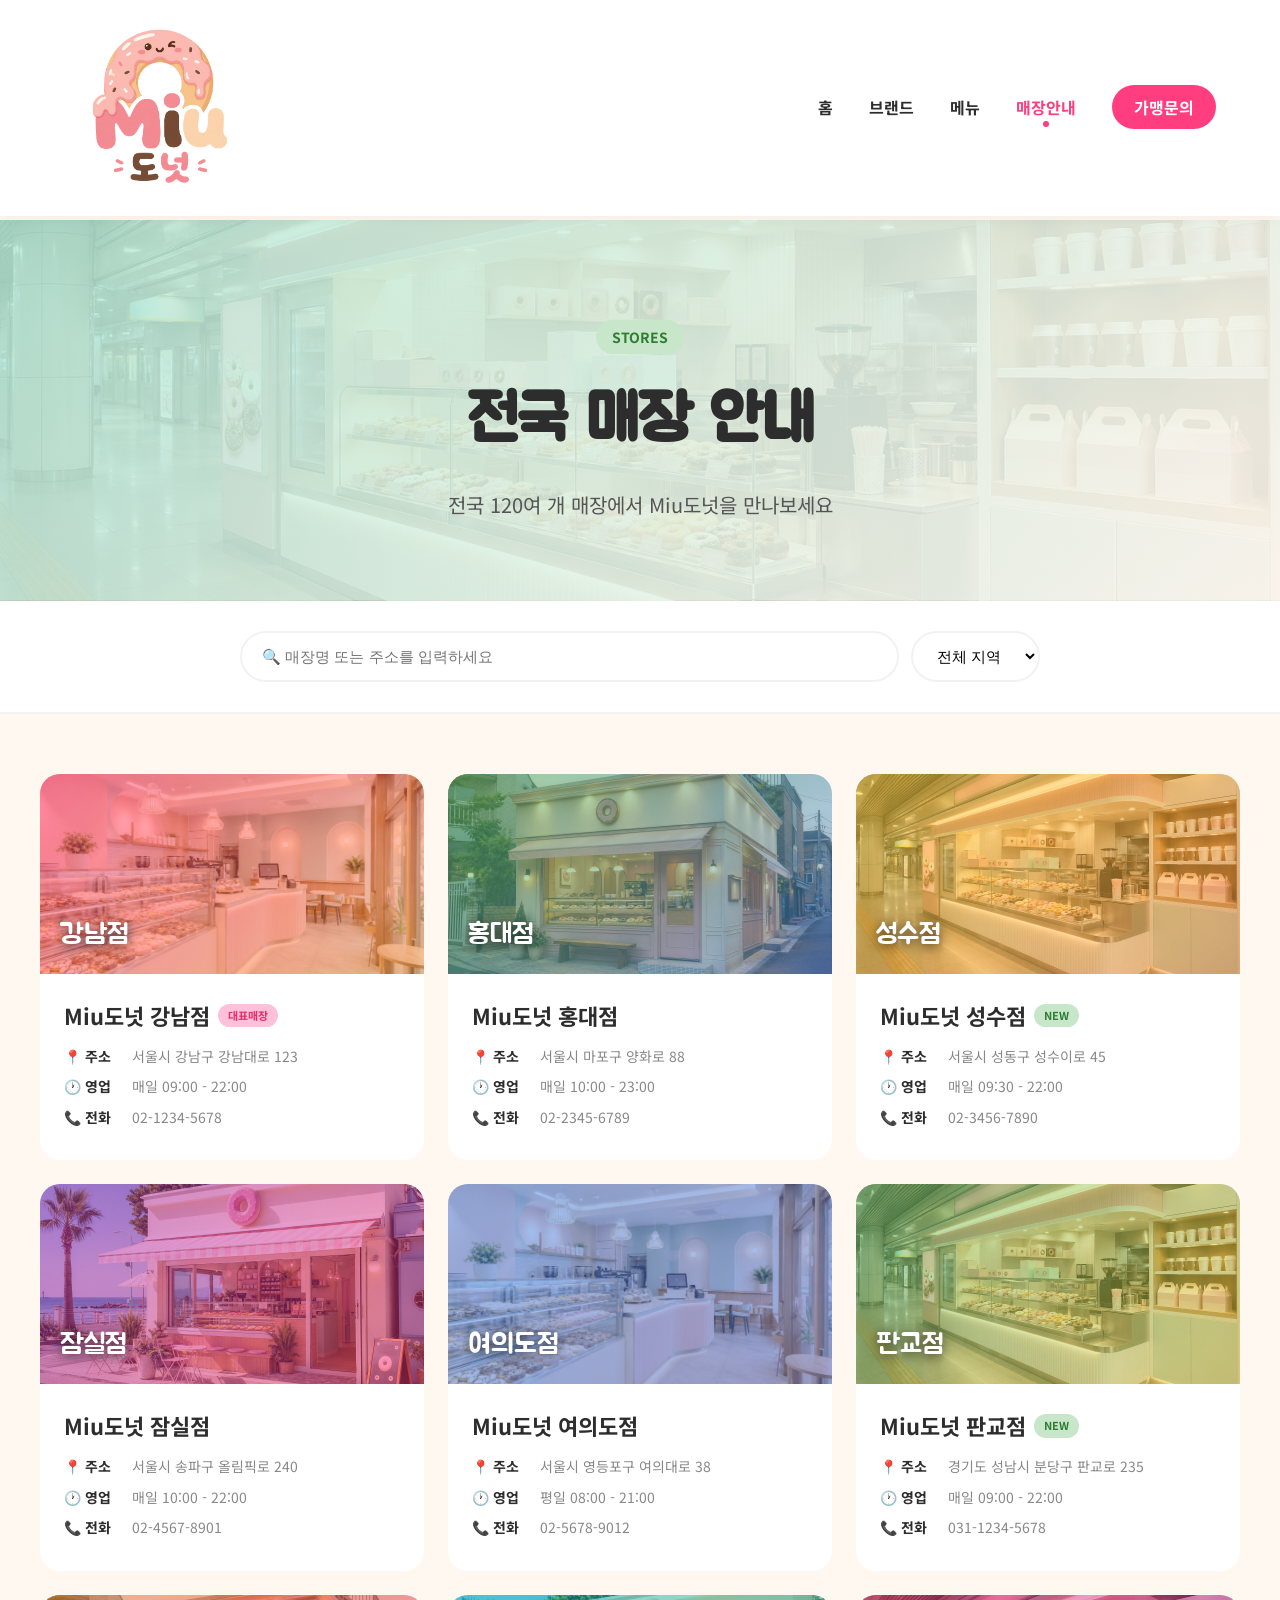
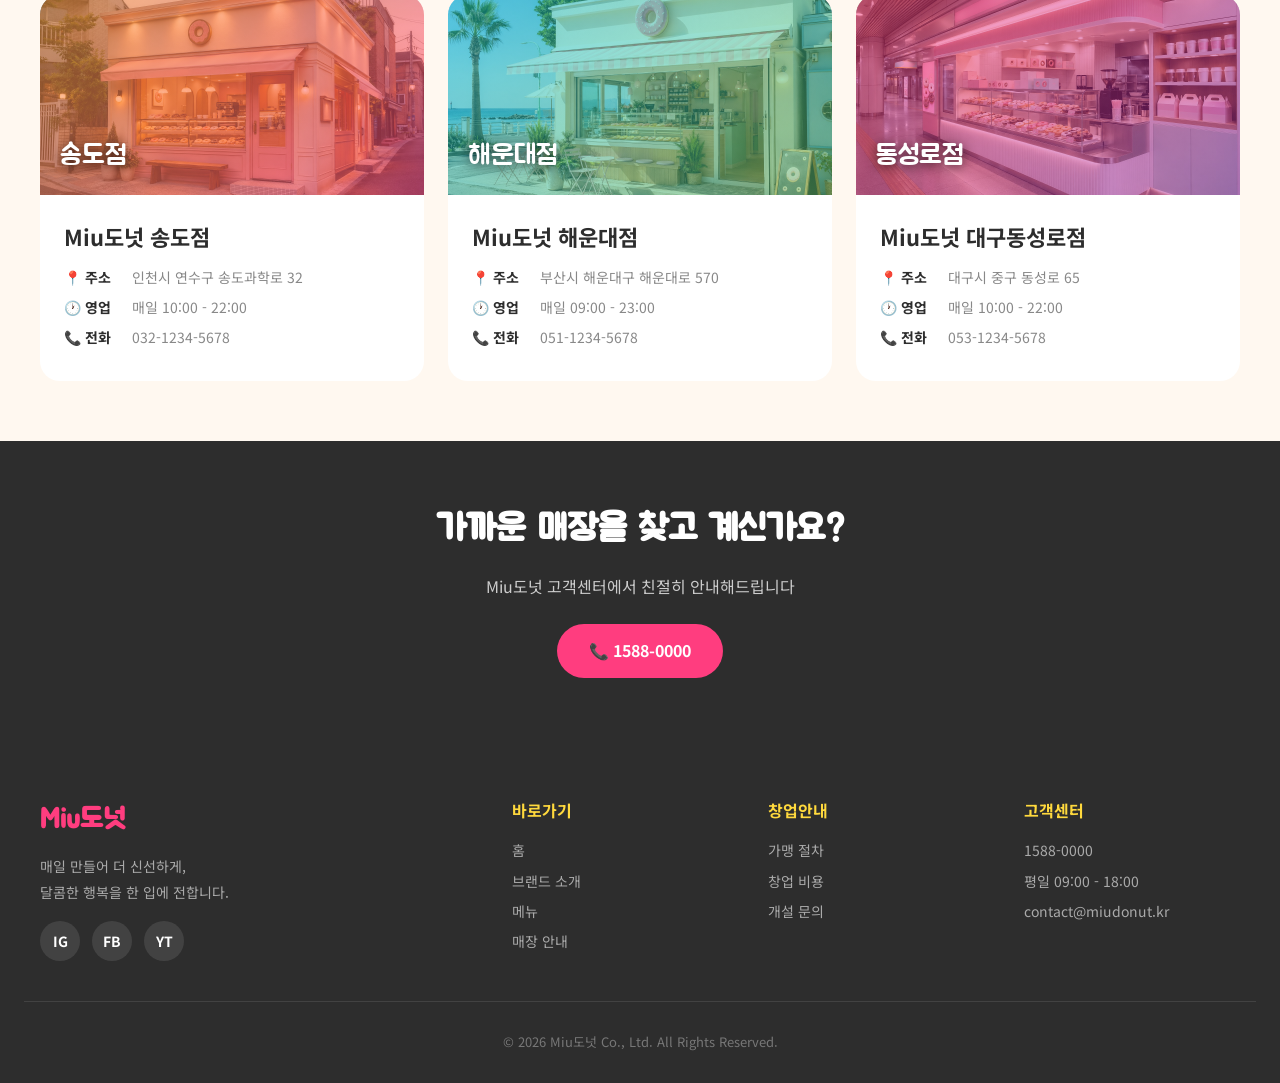
<file: stores.html>
<!DOCTYPE html>
<html lang="ko">
<head>
<meta charset="UTF-8">
<meta name="viewport" content="width=device-width, initial-scale=1.0">
<title>매장 안내 - Miu도넛</title>
<link rel="stylesheet" href="styles.css">
<style>
  .page-hero {
    background:
      linear-gradient(135deg, rgba(181, 234, 215, 0.85) 0%, rgba(255, 248, 240, 0.92) 100%),
      url('images/store-pangyo.jpg');
    background-size: cover;
    background-position: center;
    padding: 100px 24px 80px;
    text-align: center;
    position: relative;
  }
  .page-hero h1 {
    font-family: 'Jua', sans-serif;
    font-size: 64px;
    margin-bottom: 16px;
    letter-spacing: -1px;
  }
  .page-hero p {
    font-size: 20px;
    color: #555;
  }

  /* SEARCH BAR */
  .search-section {
    background: white;
    padding: 30px 24px;
    border-bottom: 2px solid var(--light-gray);
  }
  .search-container {
    max-width: 800px;
    margin: 0 auto;
    display: flex;
    gap: 12px;
  }
  .search-input {
    flex: 1;
    padding: 14px 20px;
    border: 2px solid var(--light-gray);
    border-radius: 30px;
    font-size: 15px;
    outline: none;
    transition: border-color 0.2s;
  }
  .search-input:focus {
    border-color: var(--pink);
  }
  .region-filter {
    padding: 14px 20px;
    border: 2px solid var(--light-gray);
    border-radius: 30px;
    font-size: 15px;
    outline: none;
    background: white;
    cursor: pointer;
  }

  /* STORES GRID */
  .stores-section {
    background: var(--cream);
    padding: 60px 24px;
  }
  .stores-grid {
    display: grid;
    grid-template-columns: repeat(3, 1fr);
    gap: 24px;
  }
  .store-card {
    background: white;
    border-radius: 20px;
    overflow: hidden;
    transition: all 0.3s;
    cursor: pointer;
  }
  .store-card:hover {
    transform: translateY(-6px);
    box-shadow: var(--shadow);
  }
  .store-img {
    height: 200px;
    background-size: cover;
    background-position: center;
    display: flex;
    align-items: flex-end;
    padding: 16px 20px;
    color: white;
    font-family: 'Jua', sans-serif;
    font-size: 28px;
    text-shadow: 0 2px 12px rgba(0,0,0,0.7);
  }
  .store-info {
    padding: 24px;
  }
  .store-info h3 {
    font-size: 22px;
    margin-bottom: 12px;
    display: flex;
    align-items: center;
    gap: 8px;
  }
  .store-tag {
    background: var(--pink-light);
    color: var(--pink-dark);
    padding: 3px 10px;
    border-radius: 12px;
    font-size: 11px;
    font-weight: 700;
  }
  .store-tag.new { background: #C8E6C9; color: #2E7D32; }
  .store-info-row {
    display: flex;
    align-items: flex-start;
    gap: 8px;
    color: var(--gray);
    font-size: 14px;
    margin-bottom: 8px;
  }
  .store-info-row strong {
    color: var(--dark);
    min-width: 60px;
    font-weight: 700;
  }

  /* 4장의 매장 사진을 랜덤 매핑 + 9가지 컬러 오버레이로 차별화 */
  /* gradient 오버레이가 위, 사진이 아래로 합성 */
  .img-c1 { background-image: linear-gradient(135deg, rgba(255,61,127,0.55), rgba(255,159,69,0.45)), url('images/store-gangnam.jpg'); }      /* 핑크 → 오렌지 */
  .img-c2 { background-image: linear-gradient(135deg, rgba(107,203,119,0.55), rgba(77,150,255,0.45)), url('images/store-hongdae.jpg'); }    /* 민트 → 스카이 */
  .img-c3 { background-image: linear-gradient(135deg, rgba(255,217,61,0.55), rgba(255,159,69,0.5)), url('images/store-pangyo.jpg'); }       /* 옐로우 → 오렌지 */
  .img-c4 { background-image: linear-gradient(135deg, rgba(156,39,176,0.5), rgba(255,61,127,0.45)), url('images/store-haeundae.jpg'); }     /* 퍼플 → 핑크 */
  .img-c5 { background-image: linear-gradient(135deg, rgba(77,150,255,0.55), rgba(92,107,192,0.5)), url('images/store-gangnam.jpg'); }      /* 블루 → 인디고 */
  .img-c6 { background-image: linear-gradient(135deg, rgba(107,203,119,0.55), rgba(255,217,61,0.45)), url('images/store-pangyo.jpg'); }     /* 민트 → 옐로우 */
  .img-c7 { background-image: linear-gradient(135deg, rgba(255,159,69,0.55), rgba(255,61,127,0.5)), url('images/store-hongdae.jpg'); }      /* 오렌지 → 핑크 */
  .img-c8 { background-image: linear-gradient(135deg, rgba(0,188,212,0.5), rgba(107,203,119,0.5)), url('images/store-haeundae.jpg'); }      /* 시안 → 민트 */
  .img-c9 { background-image: linear-gradient(135deg, rgba(255,61,127,0.5), rgba(156,39,176,0.45)), url('images/store-pangyo.jpg'); }       /* 핫핑크 → 퍼플 */

  /* MAP CTA */
  .map-cta {
    background: var(--dark);
    color: white;
    padding: 60px 24px;
    text-align: center;
  }
  .map-cta h3 {
    font-family: 'Jua', sans-serif;
    font-size: 36px;
    margin-bottom: 16px;
  }
  .map-cta p {
    color: #ccc;
    margin-bottom: 24px;
  }

  @media (max-width: 768px) {
    .page-hero { padding: 50px 16px 40px; }
    .page-hero h1 { font-size: 36px; }
    .page-hero p { font-size: 15px; }
    .search-section { padding: 16px; }
    .search-container { flex-direction: column; gap: 8px; }
    .search-input, .region-filter { font-size: 14px; padding: 12px 16px; }
    .stores-section { padding: 40px 16px; }
    .stores-grid { grid-template-columns: 1fr; gap: 16px; }
    .store-img { height: 180px; font-size: 24px; }
    .store-info { padding: 20px; }
    .store-info h3 { font-size: 18px; flex-wrap: wrap; }
    .store-info-row { font-size: 13px; }
    .map-cta { padding: 40px 16px; }
    .map-cta h3 { font-size: 26px; }
    .map-cta p { font-size: 14px; }
  }
</style>
</head>
<body>

<header>
  <div class="nav-container">
    <a href="index.html" class="logo">
      <span class="logo-icon"></span>
      Miu도넛
    </a>
    <button class="menu-toggle" onclick="document.querySelector('nav ul').classList.toggle('open')">☰</button>
    <nav>
      <ul>
        <li><a href="index.html">홈</a></li>
        <li><a href="brand.html">브랜드</a></li>
        <li><a href="menu.html">메뉴</a></li>
        <li><a href="stores.html" class="active">매장안내</a></li>
        <li><a href="franchise.html" class="cta-btn">가맹문의</a></li>
      </ul>
    </nav>
  </div>
</header>

<main>

<section class="page-hero">
  <div class="container">
    <span class="section-tag" style="background: #C8E6C9; color: #2E7D32;">STORES</span>
    <h1>전국 매장 안내</h1>
    <p>전국 120여 개 매장에서 Miu도넛을 만나보세요</p>
  </div>
</section>

<section class="search-section">
  <div class="search-container">
    <input type="text" class="search-input" placeholder="🔍 매장명 또는 주소를 입력하세요" oninput="searchStores(this.value)">
    <select class="region-filter" onchange="filterRegion(this.value)">
      <option value="all">전체 지역</option>
      <option value="seoul">서울</option>
      <option value="gyeonggi">경기/인천</option>
      <option value="busan">부산/경남</option>
      <option value="daegu">대구/경북</option>
      <option value="other">기타 지역</option>
    </select>
  </div>
</section>

<section class="stores-section">
  <div class="container">
    <div class="stores-grid" id="storesGrid">

      <div class="store-card" data-region="seoul" data-name="강남점">
        <div class="store-img img-c1">강남점</div>
        <div class="store-info">
          <h3>Miu도넛 강남점 <span class="store-tag">대표매장</span></h3>
          <div class="store-info-row"><strong>📍 주소</strong><span>서울시 강남구 강남대로 123</span></div>
          <div class="store-info-row"><strong>🕐 영업</strong><span>매일 09:00 - 22:00</span></div>
          <div class="store-info-row"><strong>📞 전화</strong><span>02-1234-5678</span></div>
        </div>
      </div>

      <div class="store-card" data-region="seoul" data-name="홍대점">
        <div class="store-img img-c2">홍대점</div>
        <div class="store-info">
          <h3>Miu도넛 홍대점</h3>
          <div class="store-info-row"><strong>📍 주소</strong><span>서울시 마포구 양화로 88</span></div>
          <div class="store-info-row"><strong>🕐 영업</strong><span>매일 10:00 - 23:00</span></div>
          <div class="store-info-row"><strong>📞 전화</strong><span>02-2345-6789</span></div>
        </div>
      </div>

      <div class="store-card" data-region="seoul" data-name="성수점">
        <div class="store-img img-c3">성수점</div>
        <div class="store-info">
          <h3>Miu도넛 성수점 <span class="store-tag new">NEW</span></h3>
          <div class="store-info-row"><strong>📍 주소</strong><span>서울시 성동구 성수이로 45</span></div>
          <div class="store-info-row"><strong>🕐 영업</strong><span>매일 09:30 - 22:00</span></div>
          <div class="store-info-row"><strong>📞 전화</strong><span>02-3456-7890</span></div>
        </div>
      </div>

      <div class="store-card" data-region="seoul" data-name="잠실점">
        <div class="store-img img-c4">잠실점</div>
        <div class="store-info">
          <h3>Miu도넛 잠실점</h3>
          <div class="store-info-row"><strong>📍 주소</strong><span>서울시 송파구 올림픽로 240</span></div>
          <div class="store-info-row"><strong>🕐 영업</strong><span>매일 10:00 - 22:00</span></div>
          <div class="store-info-row"><strong>📞 전화</strong><span>02-4567-8901</span></div>
        </div>
      </div>

      <div class="store-card" data-region="seoul" data-name="여의도점">
        <div class="store-img img-c5">여의도점</div>
        <div class="store-info">
          <h3>Miu도넛 여의도점</h3>
          <div class="store-info-row"><strong>📍 주소</strong><span>서울시 영등포구 여의대로 38</span></div>
          <div class="store-info-row"><strong>🕐 영업</strong><span>평일 08:00 - 21:00</span></div>
          <div class="store-info-row"><strong>📞 전화</strong><span>02-5678-9012</span></div>
        </div>
      </div>

      <div class="store-card" data-region="gyeonggi" data-name="판교점">
        <div class="store-img img-c6">판교점</div>
        <div class="store-info">
          <h3>Miu도넛 판교점 <span class="store-tag new">NEW</span></h3>
          <div class="store-info-row"><strong>📍 주소</strong><span>경기도 성남시 분당구 판교로 235</span></div>
          <div class="store-info-row"><strong>🕐 영업</strong><span>매일 09:00 - 22:00</span></div>
          <div class="store-info-row"><strong>📞 전화</strong><span>031-1234-5678</span></div>
        </div>
      </div>

      <div class="store-card" data-region="gyeonggi" data-name="송도점">
        <div class="store-img img-c7">송도점</div>
        <div class="store-info">
          <h3>Miu도넛 송도점</h3>
          <div class="store-info-row"><strong>📍 주소</strong><span>인천시 연수구 송도과학로 32</span></div>
          <div class="store-info-row"><strong>🕐 영업</strong><span>매일 10:00 - 22:00</span></div>
          <div class="store-info-row"><strong>📞 전화</strong><span>032-1234-5678</span></div>
        </div>
      </div>

      <div class="store-card" data-region="busan" data-name="해운대점">
        <div class="store-img img-c8">해운대점</div>
        <div class="store-info">
          <h3>Miu도넛 해운대점</h3>
          <div class="store-info-row"><strong>📍 주소</strong><span>부산시 해운대구 해운대로 570</span></div>
          <div class="store-info-row"><strong>🕐 영업</strong><span>매일 09:00 - 23:00</span></div>
          <div class="store-info-row"><strong>📞 전화</strong><span>051-1234-5678</span></div>
        </div>
      </div>

      <div class="store-card" data-region="daegu" data-name="대구동성로점">
        <div class="store-img img-c9">동성로점</div>
        <div class="store-info">
          <h3>Miu도넛 대구동성로점</h3>
          <div class="store-info-row"><strong>📍 주소</strong><span>대구시 중구 동성로 65</span></div>
          <div class="store-info-row"><strong>🕐 영업</strong><span>매일 10:00 - 22:00</span></div>
          <div class="store-info-row"><strong>📞 전화</strong><span>053-1234-5678</span></div>
        </div>
      </div>

    </div>
  </div>
</section>

<section class="map-cta">
  <div class="container">
    <h3>가까운 매장을 찾고 계신가요?</h3>
    <p>Miu도넛 고객센터에서 친절히 안내해드립니다</p>
    <a href="tel:1588-0000" class="btn btn-primary">📞 1588-0000</a>
  </div>
</section>

</main>

<footer>
  <div class="footer-container">
    <div class="footer-brand">
      <h3>Miu도넛</h3>
      <p>매일 만들어 더 신선하게,<br>달콤한 행복을 한 입에 전합니다.</p>
      <div class="social-icons">
        <a href="#" aria-label="Instagram">IG</a>
        <a href="#" aria-label="Facebook">FB</a>
        <a href="#" aria-label="YouTube">YT</a>
      </div>
    </div>
    <div class="footer-col">
      <h4>바로가기</h4>
      <ul>
        <li><a href="index.html">홈</a></li>
        <li><a href="brand.html">브랜드 소개</a></li>
        <li><a href="menu.html">메뉴</a></li>
        <li><a href="stores.html">매장 안내</a></li>
      </ul>
    </div>
    <div class="footer-col">
      <h4>창업안내</h4>
      <ul>
        <li><a href="franchise.html">가맹 절차</a></li>
        <li><a href="franchise.html">창업 비용</a></li>
        <li><a href="franchise.html">개설 문의</a></li>
      </ul>
    </div>
    <div class="footer-col">
      <h4>고객센터</h4>
      <ul>
        <li>1588-0000</li>
        <li>평일 09:00 - 18:00</li>
        <li>contact@miudonut.kr</li>
      </ul>
    </div>
  </div>
  <div class="footer-bottom">
    © 2026 Miu도넛 Co., Ltd. All Rights Reserved.
  </div>
</footer>

<script>
function searchStores(query) {
  const cards = document.querySelectorAll('.store-card');
  cards.forEach(card => {
    const text = card.textContent.toLowerCase();
    if (text.includes(query.toLowerCase())) {
      card.style.display = 'block';
    } else {
      card.style.display = 'none';
    }
  });
}
function filterRegion(region) {
  const cards = document.querySelectorAll('.store-card');
  cards.forEach(card => {
    if (region === 'all' || card.dataset.region === region) {
      card.style.display = 'block';
    } else {
      card.style.display = 'none';
    }
  });
}
</script>

</body>
</html>
</file>
<file: styles.css>
/* ========================================
   Miu도넛 - 공통 스타일시트
   비비드/팝 디자인 컨셉
   ======================================== */

@import url('https://fonts.googleapis.com/css2?family=Jua&family=Black+Han+Sans&family=Noto+Sans+KR:wght@400;500;700;900&family=Fredoka:wght@400;600;700&display=swap');

:root {
  --pink: #FF3D7F;
  --pink-dark: #E62E6B;
  --pink-light: #FFC0D9;
  --yellow: #FFD93D;
  --mint: #6BCB77;
  --sky: #4D96FF;
  --orange: #FF9F45;
  --cream: #FFF8F0;
  --dark: #2D2D2D;
  --gray: #888;
  --light-gray: #F2F2F2;
  --shadow: 0 8px 24px rgba(255, 61, 127, 0.15);
  --shadow-strong: 0 12px 32px rgba(0, 0, 0, 0.12);
}

* { margin: 0; padding: 0; box-sizing: border-box; }
html { scroll-behavior: smooth; }
body {
  font-family: 'Noto Sans KR', sans-serif;
  background: var(--cream);
  color: var(--dark);
  line-height: 1.6;
  overflow-x: hidden;
}

/* ============== HEADER ============== */
header {
  position: fixed;
  top: 0; left: 0; right: 0;
  background: rgba(255, 255, 255, 0.95);
  backdrop-filter: blur(10px);
  z-index: 1000;
  box-shadow: 0 2px 12px rgba(0, 0, 0, 0.05);
}
.nav-container {
  max-width: 1200px;
  margin: 0 auto;
  padding: 12px 24px;
  display: flex;
  justify-content: space-between;
  align-items: center;
}
.logo {
  font-size: 0;
  color: transparent;
  text-decoration: none;
  display: flex;
  align-items: center;
}
.logo-icon {
  display: inline-block;
  width: 192px; height: 192px;
  background-image: url('images/logo.png');
  background-size: contain;
  background-position: center;
  background-repeat: no-repeat;
  border: none;
  transition: transform 0.2s;
}
.logo:hover .logo-icon { transform: scale(1.05) rotate(-3deg); }
.logo-icon::before { display: none; }

nav ul {
  display: flex;
  list-style: none;
  gap: 36px;
  align-items: center;
}
nav a {
  text-decoration: none;
  color: var(--dark);
  font-weight: 700;
  font-size: 16px;
  transition: color 0.2s;
  position: relative;
}
nav a:hover { color: var(--pink); }
nav a.active { color: var(--pink); }
nav a.active::after {
  content: '';
  position: absolute;
  bottom: -8px; left: 50%;
  transform: translateX(-50%);
  width: 6px; height: 6px;
  background: var(--pink);
  border-radius: 50%;
}
.cta-btn {
  background: var(--pink);
  color: white !important;
  padding: 10px 22px;
  border-radius: 30px;
  transition: all 0.2s;
}
.cta-btn:hover {
  background: var(--pink-dark);
  transform: translateY(-2px);
  box-shadow: var(--shadow);
}
.menu-toggle {
  display: none;
  background: none;
  border: none;
  font-size: 32px;
  cursor: pointer;
  color: var(--pink);
  padding: 8px 12px;
  z-index: 1001;
}

/* ============== MAIN ============== */
main { padding-top: 220px; }
section { padding: 80px 24px; }
.container { max-width: 1200px; margin: 0 auto; }

.section-title {
  font-family: 'Jua', sans-serif;
  font-size: 48px;
  text-align: center;
  margin-bottom: 16px;
  color: var(--dark);
  letter-spacing: -1px;
}
.section-subtitle {
  text-align: center;
  color: var(--gray);
  font-size: 18px;
  margin-bottom: 60px;
}
.section-tag {
  display: inline-block;
  background: var(--pink-light);
  color: var(--pink-dark);
  padding: 6px 16px;
  border-radius: 20px;
  font-weight: 700;
  font-size: 14px;
  margin-bottom: 16px;
}

/* ============== BUTTONS ============== */
.btn {
  display: inline-block;
  padding: 14px 32px;
  border-radius: 30px;
  text-decoration: none;
  font-weight: 700;
  font-size: 16px;
  transition: all 0.2s;
  cursor: pointer;
  border: none;
}
.btn-primary { background: var(--pink); color: white; }
.btn-primary:hover { background: var(--pink-dark); transform: translateY(-2px); box-shadow: var(--shadow); }
.btn-secondary { background: var(--yellow); color: var(--dark); }
.btn-secondary:hover { background: #FFC700; transform: translateY(-2px); }
.btn-outline { background: transparent; color: var(--pink); border: 2px solid var(--pink); }
.btn-outline:hover { background: var(--pink); color: white; }

/* ============== FOOTER ============== */
footer {
  background: var(--dark);
  color: white;
  padding: 60px 24px 30px;
}
.footer-container {
  max-width: 1200px;
  margin: 0 auto;
  display: grid;
  grid-template-columns: 2fr 1fr 1fr 1fr;
  gap: 40px;
  margin-bottom: 40px;
}
.footer-brand h3 {
  font-family: 'Jua', sans-serif;
  font-size: 28px;
  color: var(--pink);
  margin-bottom: 12px;
}
.footer-brand p {
  color: #aaa;
  line-height: 1.8;
  margin-bottom: 16px;
  font-size: 14px;
}
.footer-col h4 {
  font-size: 16px;
  margin-bottom: 16px;
  color: var(--yellow);
}
.footer-col ul { list-style: none; }
.footer-col li { margin-bottom: 8px; font-size: 14px; color: #aaa; }
.footer-col a {
  color: #aaa;
  text-decoration: none;
  font-size: 14px;
  transition: color 0.2s;
}
.footer-col a:hover { color: white; }
.social-icons {
  display: flex;
  gap: 12px;
  margin-top: 16px;
}
.social-icons a {
  width: 40px; height: 40px;
  background: rgba(255, 255, 255, 0.1);
  border-radius: 50%;
  display: flex;
  align-items: center;
  justify-content: center;
  color: white;
  text-decoration: none;
  transition: all 0.2s;
  font-size: 14px;
  font-weight: 700;
}
.social-icons a:hover { background: var(--pink); transform: translateY(-3px); }
.footer-bottom {
  text-align: center;
  padding-top: 30px;
  border-top: 1px solid rgba(255, 255, 255, 0.1);
  color: #777;
  font-size: 13px;
}

/* ============== ANIMATIONS ============== */
@keyframes float {
  0%, 100% { transform: translateY(0); }
  50% { transform: translateY(-15px); }
}
@keyframes spin {
  from { transform: rotate(0deg); }
  to { transform: rotate(360deg); }
}
@keyframes fadeInUp {
  from { opacity: 0; transform: translateY(30px); }
  to { opacity: 1; transform: translateY(0); }
}
.fade-in { animation: fadeInUp 0.8s ease forwards; }

/* ============== TABLET ============== */
@media (max-width: 1024px) {
  .footer-container {
    grid-template-columns: 1fr 1fr;
    gap: 30px;
  }
}

/* ============== MOBILE ============== */
@media (max-width: 768px) {
  /* 헤더 */
  .nav-container {
    padding: 8px 16px;
    position: relative;
  }
  .logo-icon {
    width: 56px;
    height: 56px;
  }
  main { padding-top: 76px; }

  /* 햄버거 메뉴 */
  .menu-toggle {
    display: block;
    order: 2;
  }
  nav {
    width: 100%;
    order: 3;
  }
  nav ul {
    display: none;
    position: absolute;
    top: 100%;
    left: 0;
    right: 0;
    background: white;
    flex-direction: column;
    padding: 12px 16px;
    gap: 4px;
    box-shadow: 0 8px 16px rgba(0, 0, 0, 0.1);
    border-top: 1px solid var(--light-gray);
    margin: 0;
  }
  nav ul.open {
    display: flex !important;
  }
  nav ul li {
    width: 100%;
    list-style: none;
  }
  nav a {
    display: block;
    padding: 14px 16px;
    border-radius: 12px;
    font-size: 16px;
    text-align: center;
  }
  nav a:hover { background: var(--cream); }
  nav a.active::after { display: none; }
  nav a.active { background: var(--pink-light); }
  .cta-btn {
    text-align: center;
    margin-top: 4px;
  }

  /* 섹션/타이틀 */
  section { padding: 50px 16px; }
  .section-title { font-size: 30px; }
  .section-subtitle { font-size: 14px; margin-bottom: 36px; }

  /* 푸터 */
  .footer-container {
    grid-template-columns: 1fr 1fr;
    gap: 24px;
  }
  .footer-brand {
    grid-column: 1 / -1;
    text-align: center;
  }
  .footer-brand h3 { font-size: 24px; }
  .footer-brand p { font-size: 13px; }
  .social-icons { justify-content: center; }
  .footer-col h4 { font-size: 14px; margin-bottom: 12px; }
  .footer-col li, .footer-col a { font-size: 13px; }
  .footer-bottom { font-size: 12px; padding-top: 20px; }
  footer { padding: 40px 20px 20px; }

  /* 버튼 */
  .btn { padding: 12px 24px; font-size: 15px; }
}

/* ============== SMALL MOBILE ============== */
@media (max-width: 380px) {
  .logo-icon {
    width: 48px;
    height: 48px;
  }
  main { padding-top: 68px; }
  .section-title { font-size: 26px; }
  .footer-container {
    grid-template-columns: 1fr;
    text-align: center;
  }
  .footer-col { text-align: center; }
}
</file>
